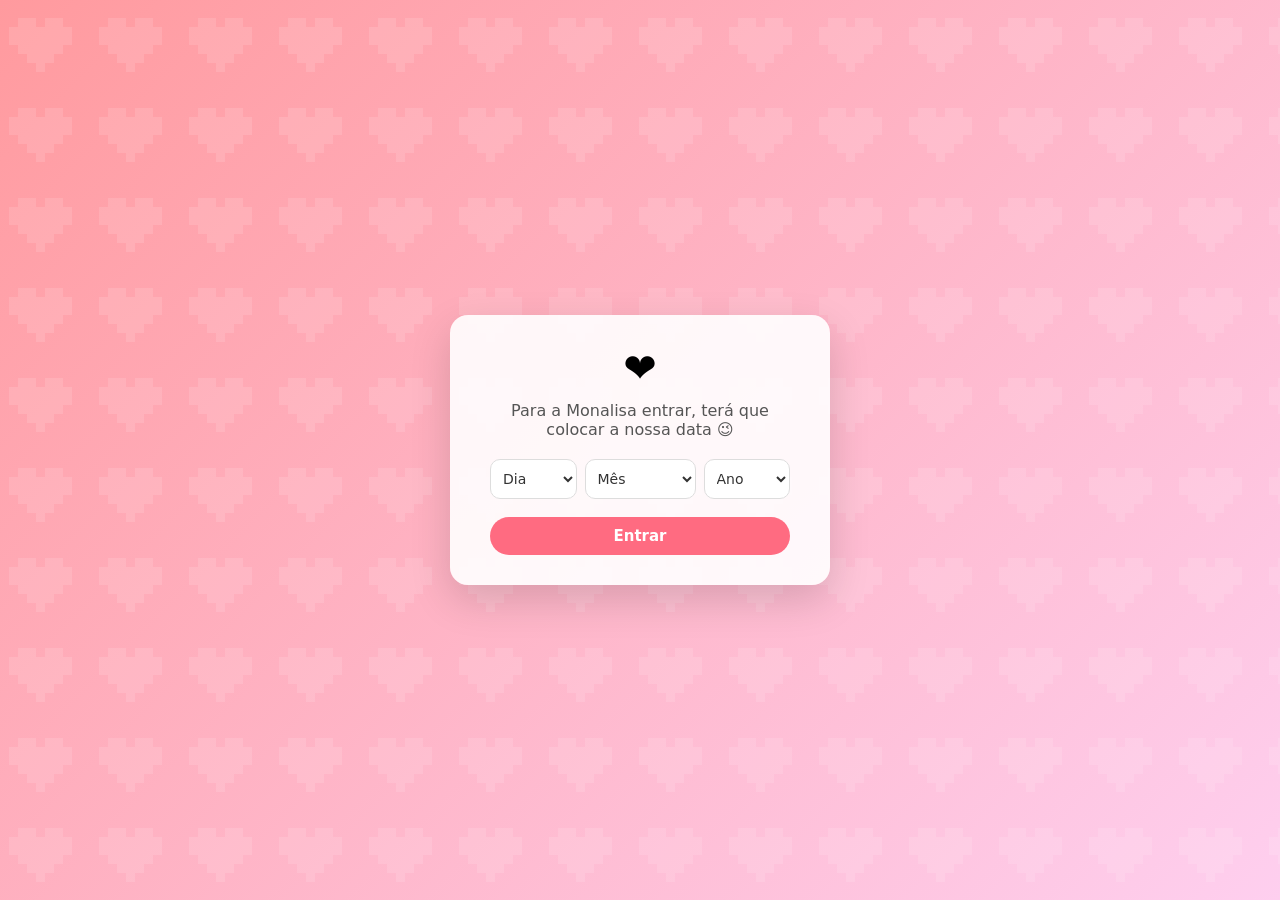
<file: index.html>
<!DOCTYPE html>
<html lang="pt">
<head>
    <meta charset="UTF-8">
    <title>Entrada Secreta 💌</title>
    <link rel="stylesheet" href="style.css">
</head>
<body>
    <div class="card">
        <div class="heart">❤️</div>
        <p>Para a Monalisa entrar, terá que colocar a nossa data 😉</p>

        <div id="popup" class="popup">Erraste? Depois queixa-te que estou sempre a falar do Messi...</div>

        <div class="data-picker">
            <select id="dia"></select>
            <select id="mes"></select>
            <select id="ano"></select>
        </div>

        <button onclick="checkDate()">Entrar</button>
    </div>

    <script>
        const DIA_CORRETO = 27;
        const MES_CORRETO = 6;
        const ANO_CORRETO = 2026;

        const meses = [
            "Janeiro", "Fevereiro", "Março", "Abril", "Maio", "Junho",
            "Julho", "Agosto", "Setembro", "Outubro", "Novembro", "Dezembro"
        ];

        function preencherSelects() {
            const selectDia = document.getElementById('dia');
            const selectMes = document.getElementById('mes');
            const selectAno = document.getElementById('ano');

            selectDia.innerHTML = '<option value="">Dia</option>';
            for (let d = 1; d <= 31; d++) {
                selectDia.innerHTML += `<option value="${d}">${d}</option>`;
            }

            selectMes.innerHTML = '<option value="">Mês</option>';
            meses.forEach((nome, i) => {
                selectMes.innerHTML += `<option value="${i + 1}">${nome}</option>`;
            });

            selectAno.innerHTML = '<option value="">Ano</option>';
            const anoAtual = new Date().getFullYear();
            for (let a = anoAtual + 1; a >= anoAtual - 10; a--) {
                selectAno.innerHTML += `<option value="${a}">${a}</option>`;
            }
        }

        function checkDate() {
            const dia = parseInt(document.getElementById('dia').value);
            const mes = parseInt(document.getElementById('mes').value);
            const ano = parseInt(document.getElementById('ano').value);
            const popup = document.getElementById('popup');

            popup.classList.remove("show");

            if (dia === DIA_CORRETO && mes === MES_CORRETO && ano === ANO_CORRETO) {
                window.location.href = "pagina_amor.html";
                return;
            }

            popup.classList.add("show");
            setTimeout(() => {
                popup.classList.remove("show");
            }, 5000);
        }

        preencherSelects();
    </script>
</body>
</html>
</file>
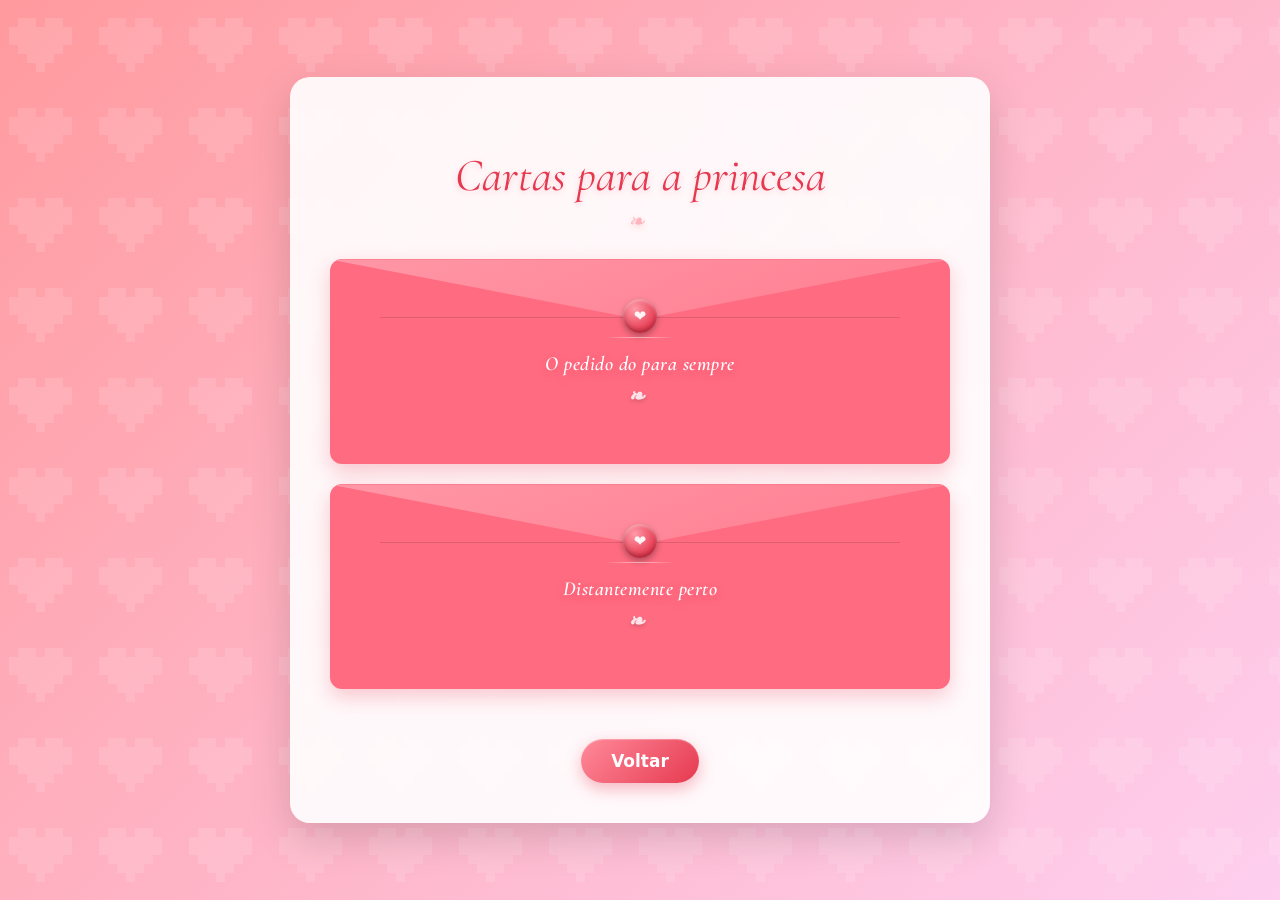
<file: cartas.html>
<!DOCTYPE html>
<html lang="pt">
<head>
    <meta charset="UTF-8">
    <title>Cartas</title>
    <link rel="stylesheet" href="cartas.css">
</head>
<body>

    <div class="container">
        <h1>Cartas para a princesa</h1>

        <div class="lista-cartas">

            <!-- CARTA 1 -->
            <div class="carta-item" onclick="abrirCartaAnimada(this, 'pedido')">
                <div class="envelope-papel"></div>
                <div class="envelope-aba"></div>
                <div class="envelope-selo">❤</div>
                <h2>O pedido do para sempre</h2>
            </div>

            <!-- CARTA 2 -->
            <div class="carta-item" onclick="abrirCartaAnimada(this, 'distantemente')">
                <div class="envelope-papel"></div>
                <div class="envelope-aba"></div>
                <div class="envelope-selo">❤</div>
                <h2>Distantemente perto</h2>
            </div>
            <button class="btn-voltar" onclick="voltarPagina()">Voltar</button>
        </div>
    </div>

    <!-- POPUP DA CARTA -->
    <div id="popupCarta" class="popup-carta">
        <div class="papel">
            <h2 id="tituloCarta"></h2>
            <div id="textoCarta" class="texto-carta"></div>
        </div>
    </div>

    <script src="cartas.js"></script>
</body>
</html>
</file>
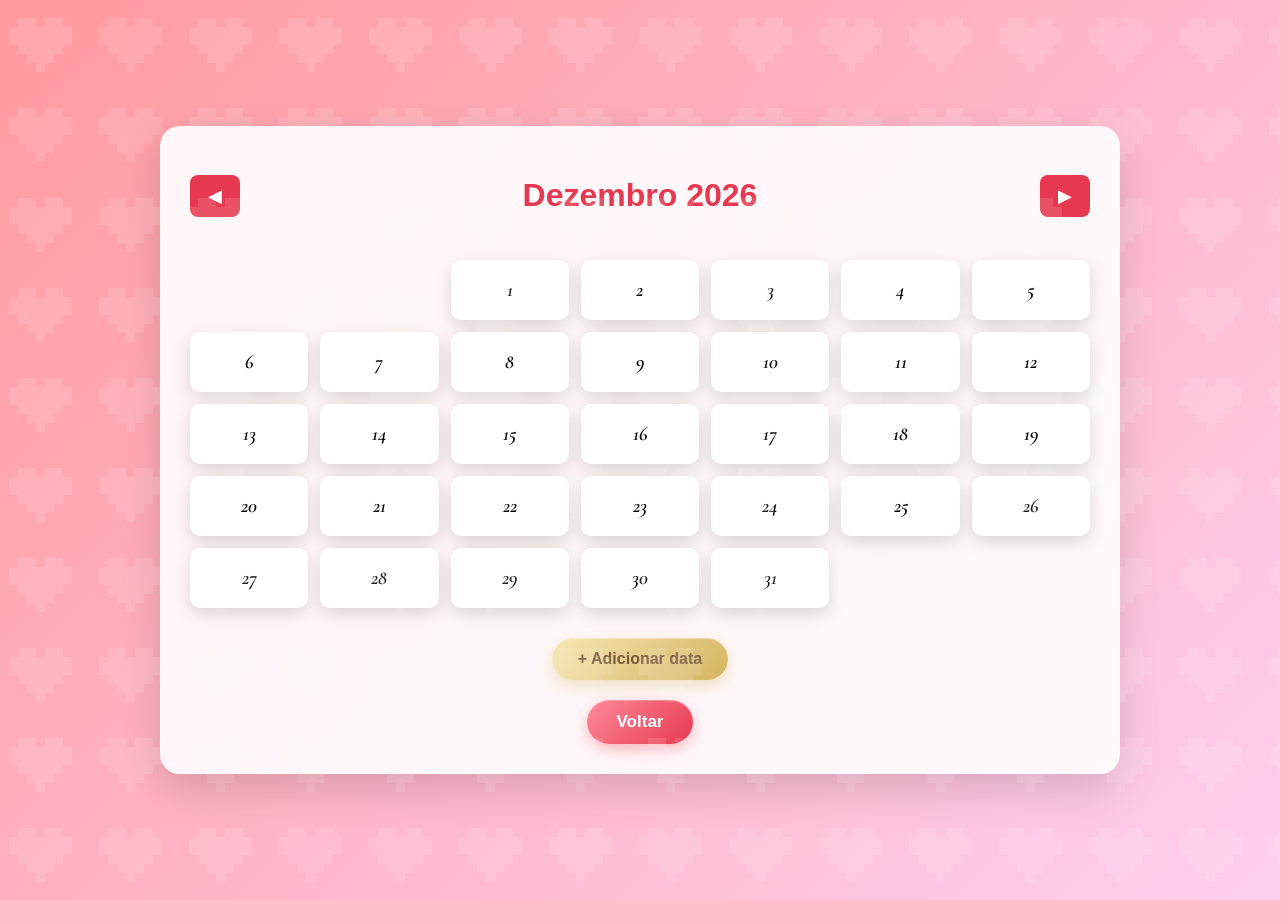
<file: datas.html>
<!DOCTYPE html>
<html lang="pt">
<head>
    <meta charset="UTF-8">
    <title>Datas especiais</title>
    <link rel="stylesheet" href="datas.css">
</head>
<body>

    <div class="calendario-container">

    <div class="calendario-header">
        <button id="prevMes" class="nav-btn">◀</button>
        <h1 id="mesAno"></h1>
        <button id="nextMes" class="nav-btn">▶</button>
    </div>

    <div class="calendario-grid" id="calendarioGrid"></div>

    <div class="acoes-calendario">
        <button class="btn-adicionar" onclick="abrirFormularioData()">+ Adicionar data</button>
    </div>

    <button class="btn-voltar" onclick="voltarPagina()">Voltar</button>

</div>

<!-- POPUP DA DATA (visualização) -->
<div id="popupData" class="popup-data">
    <div class="popup-card">
        <h2 id="tituloData"></h2>
        <p id="descricaoData" class="descricao-data"></p>
        <div class="botoes-form">
            <button class="btn-editar" onclick="editarDataAtual()">Editar</button>
            <button class="btn-fechar" onclick="fecharPopupData()">Fechar</button>
        </div>
    </div>
</div>

<!-- POPUP DE CRIAÇÃO/EDIÇÃO DE DATA -->
<div id="popupFormulario" class="popup-data">
    <div class="popup-card">
        <h2 id="tituloFormulario">Nova data especial</h2>

        <label class="label-form">Data</label>
        <input type="date" id="inputData" class="input-form">

        <label class="label-form">Título</label>
        <input type="text" id="inputTitulo" class="input-form" placeholder="Ex: O nosso dia ❤️">

        <label class="label-form">Descrição</label>
        <textarea id="inputDescricao" class="input-form textarea-form" rows="4" placeholder="Escreve aqui a memória..."></textarea>

        <div class="botoes-form">
            <button class="btn-fechar" onclick="fecharFormularioData()">Cancelar</button>
            <button class="btn-guardar" onclick="guardarNovaData()">Guardar</button>
        </div>
    </div>
</div>

<script src="datas.js"></script>
</body>
</html>
</file>
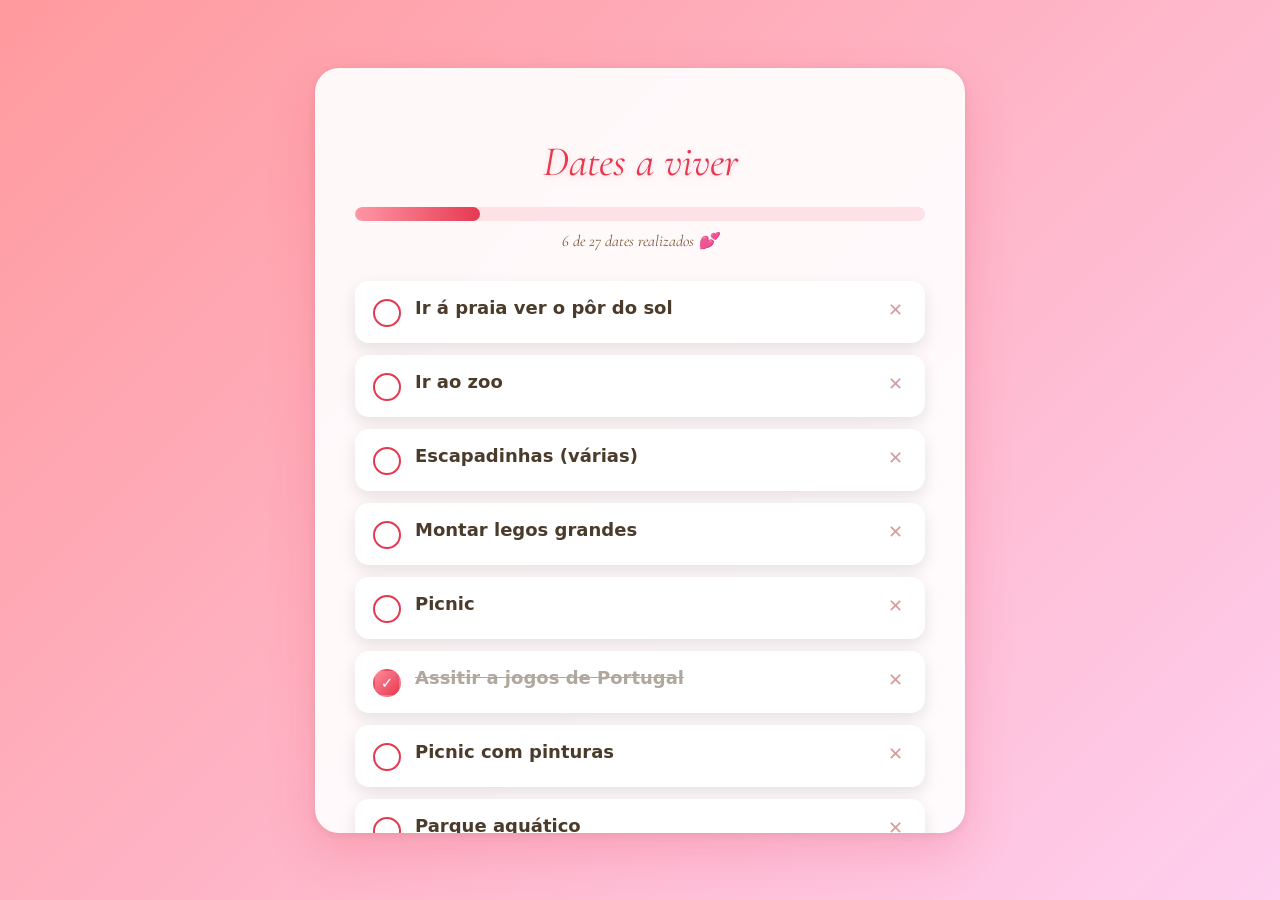
<file: dates.html>
<!DOCTYPE html>
<html lang="pt">
<head>
    <meta charset="UTF-8">
    <title>Dates</title>
    <link rel="stylesheet" href="dates.css">
</head>
<body>

    <div class="dates-container">

        <h1>Dates a viver</h1>

        <div class="progresso-dates">
            <div class="barra-progresso-dates">
                <div id="progressoFill" class="progresso-fill"></div>
            </div>
            <p id="progressoTexto" class="progresso-texto"></p>
        </div>

        <div class="lista-dates" id="listaDates"></div>

        <button class="btn-adicionar-date" onclick="abrirFormularioDate()">+ Adicionar date</button>

        <button class="btn-voltar" onclick="voltarPagina()">Voltar</button>
    </div>

    <!-- POPUP DE CRIAÇÃO -->
    <div id="popupFormularioDate" class="popup-date">
        <div class="popup-card-date">
            <h2>Novo date</h2>

            <label class="label-form">O que vamos fazer?</label>
            <input type="text" id="inputDate" class="input-form" placeholder="Ex: Jantar à luz das velas">

            <label class="label-form">Nota (opcional)</label>
            <textarea id="inputNotaDate" class="input-form textarea-form" rows="3" placeholder="Algum detalhe especial..."></textarea>

            <div class="botoes-form">
                <button class="btn-fechar" onclick="fecharFormularioDate()">Cancelar</button>
                <button class="btn-guardar" onclick="guardarDate()">Guardar</button>
            </div>
        </div>
    </div>

    <script src="dates.js"></script>
</body>
</html>
</file>
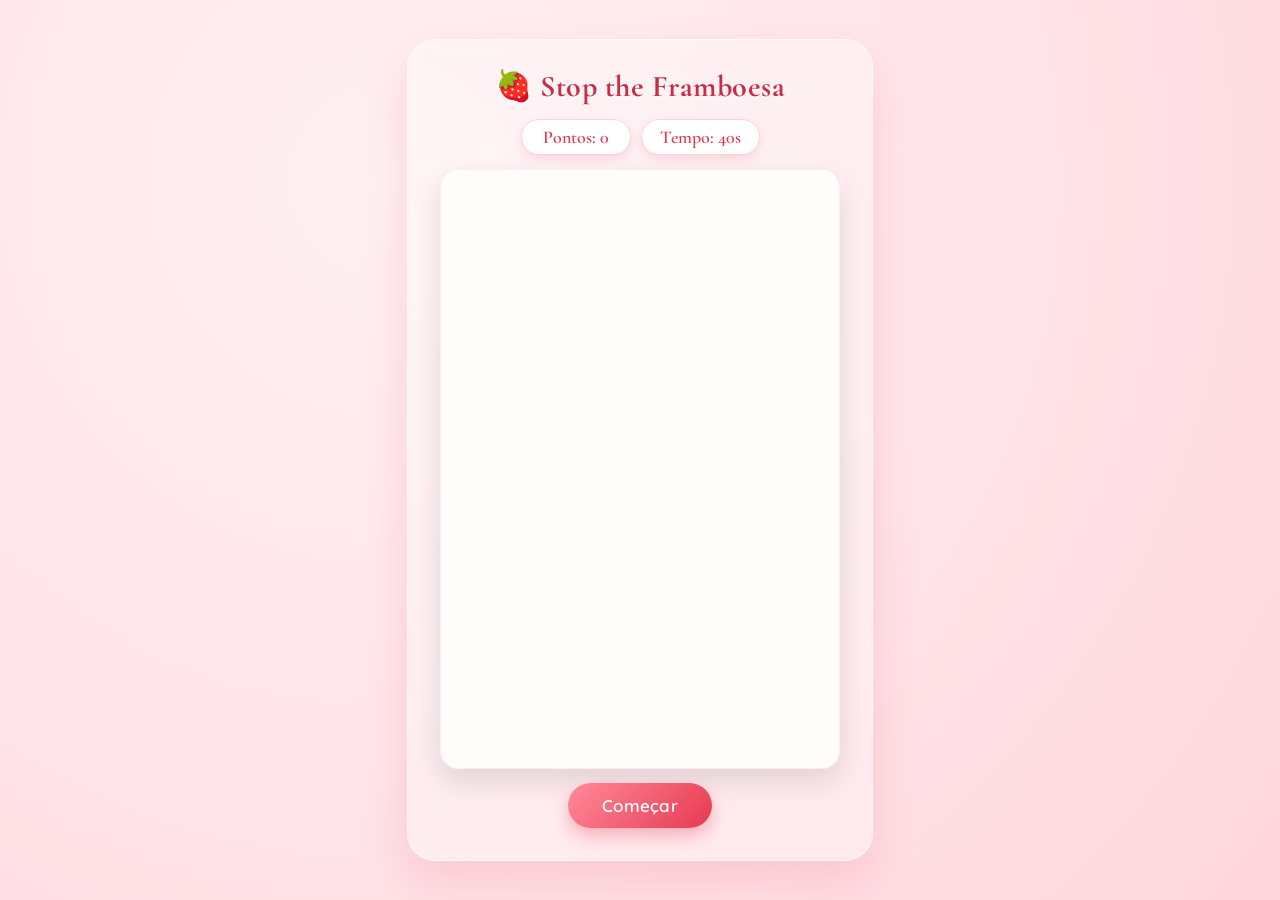
<file: framboesa.html>
<!DOCTYPE html>
<html lang="pt">
<head>
    <meta charset="UTF-8">
    <title>Jogo da Framboesa</title>
    <link rel="preconnect" href="https://fonts.googleapis.com">
    <link href="https://fonts.googleapis.com/css2?family=Cormorant+Garamond:wght@500;600;700&family=Quicksand:wght@500;600;700&display=swap" rel="stylesheet">
    <link rel="stylesheet" href="framboesa.css">
</head>
<body>
    <div class="jogo-wrapper">
        <h1 class="titulo">🍓 Stop the Framboesa</h1>

        <div class="hud">
            <div class="hud-item" id="pontuacao">Pontos: 0</div>
            <div class="hud-item" id="tempo">Tempo: 40s</div>
        </div>

        <canvas id="jogo" width="400" height="600"></canvas>

        <button id="btnStart">Começar</button>
    </div>

    <div id="popupFinal" class="popup-final">
    <div class="popup-card">
        <p id="popupMensagem"></p>
        <button id="popupFechar">Fechar</button>
    </div>
</div>


    <script src="framboesa.js"></script>
</body>
</html>
</file>
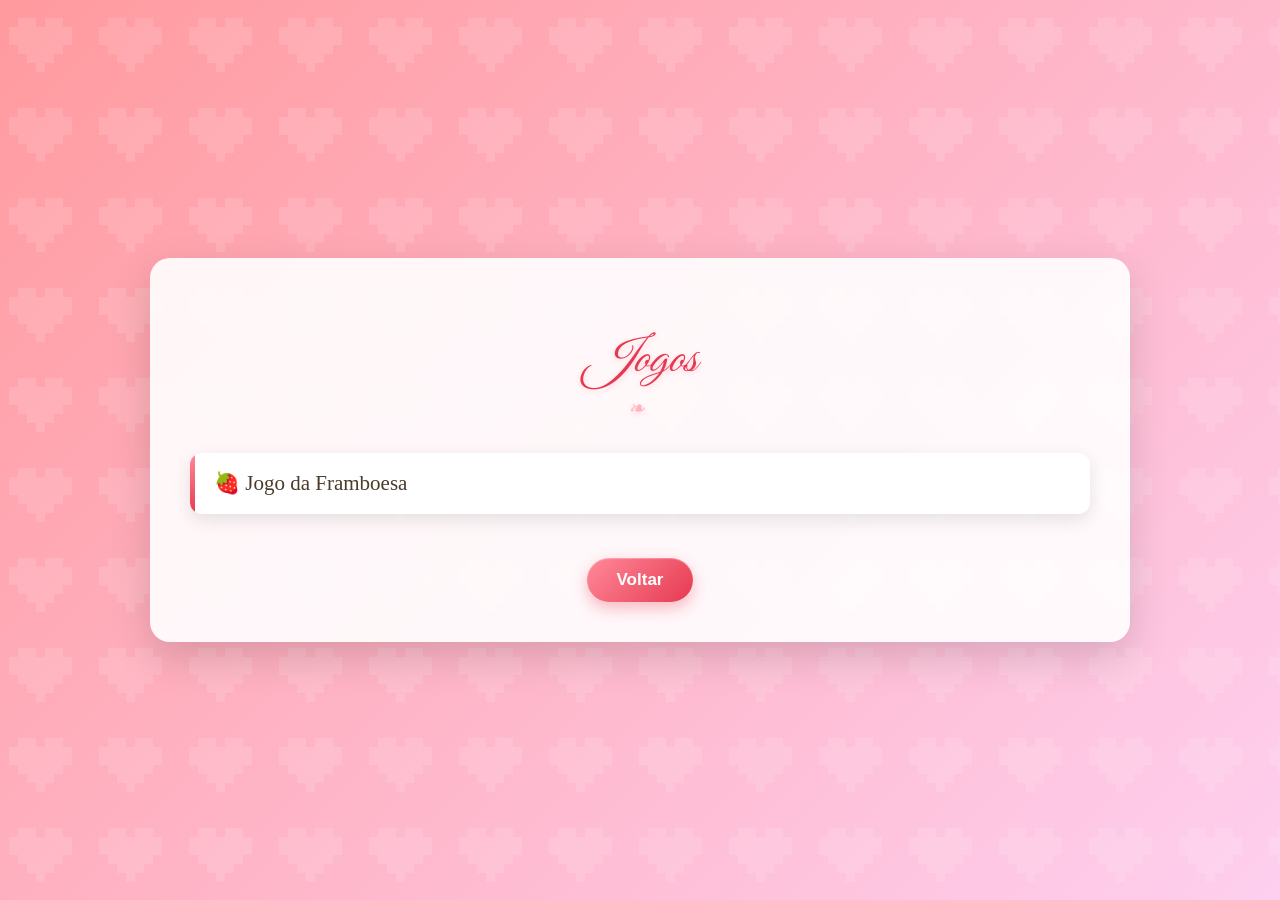
<file: jogo.html>
<!DOCTYPE html>
<html lang="pt">
<head>
    <meta charset="UTF-8">
    <title>Jogos</title>
    <link rel="stylesheet" href="jogo.css">
</head>
<body>

<div class="musicas-container"> <!-- mesmo container das músicas -->

    <h1 class="titulo-musicas">Jogos</h1> <!-- mesmo estilo do título -->

    <div class="lista-paginada">
        <div class="lista-musicas">

            <!-- CARD DO JOGO DA FRAMBOESA -->
            <div class="musica-item" onclick="irPara('framboesa.html')">
                🍓 Jogo da Framboesa
            </div>

            <!-- Aqui podes adicionar mais jogos no futuro -->
            <!--
            <div class="musica-item" onclick="irPara('outrojogo.html')">
                Outro Jogo
            </div>
            -->

        </div>
    </div>

    <button class="btn-voltar" onclick="voltarPagina()">Voltar</button>
</div>

<script src="jogo.js"></script>
</body>
</html>
</file>
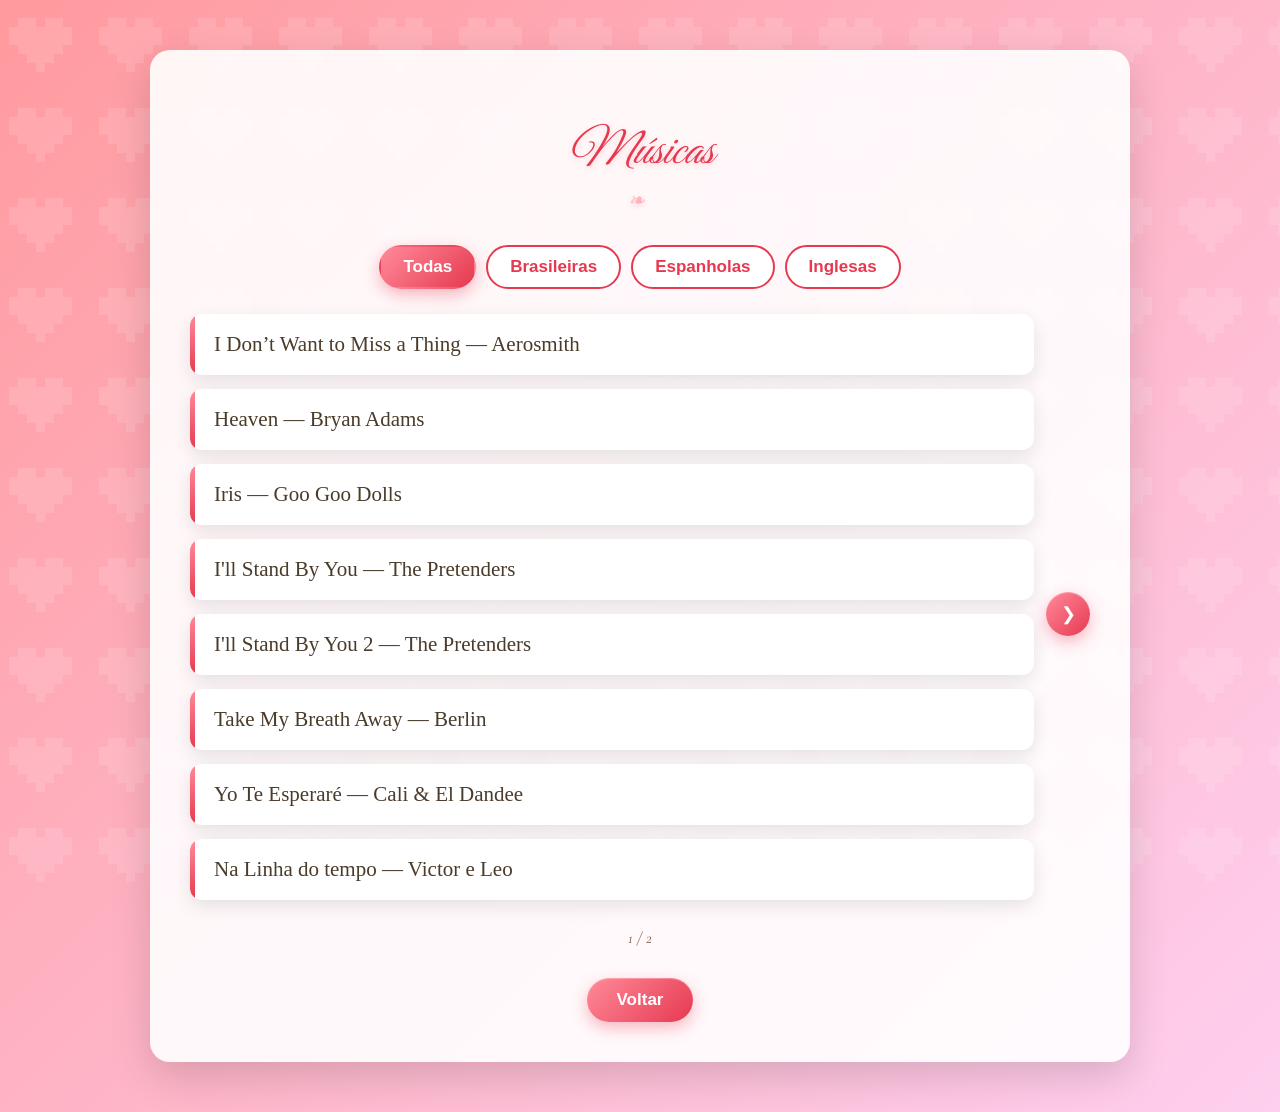
<file: musicas.html>
<!DOCTYPE html>
<html lang="pt">
<head>
    <meta charset="UTF-8">
    <title>Músicas</title>
    <link rel="stylesheet" href="musicas.css">
</head>
<body>

<div class="musicas-container">

    <h1 class="titulo-musicas">Músicas</h1>

    <div class="categorias">
        <button onclick="filtrarMusicas('todas', this)" class="ativa">Todas</button>
        <button onclick="filtrarMusicas('brasileiras', this)">Brasileiras</button>
        <button onclick="filtrarMusicas('espanholas', this)">Espanholas</button>
        <button onclick="filtrarMusicas('inglesas', this)">Inglesas</button>
    </div>

    <div class="lista-paginada">
        <button id="setaEsquerda" class="seta-pagina" onclick="mudarPagina(-1)">&#10094;</button>

        <div class="lista-musicas" id="listaMusicas"></div>

        <button id="setaDireita" class="seta-pagina" onclick="mudarPagina(1)">&#10095;</button>
    </div>

    <div class="indicador-pagina" id="indicadorPagina"></div>

    <button class="btn-voltar" onclick="voltarPagina()">Voltar</button>
</div>

<!-- POPUP -->
<div id="popupMusica" class="popup-musica">
    <div class="popup-card-musica">

        <h2 id="tituloMusica"></h2>

        <div class="musica-conteudo">

            <div class="letra" id="letraMusica"></div>

            <div class="info-musica">
                <img id="capaMusica" class="capa-musica">
                <p id="autorMusica" class="autor-musica"></p>
                <div id="playerMusica" class="player-container">
                    <audio id="audioMusica" preload="auto"></audio>

                    <div class="player-controls">
                        <button id="btnPlay" class="player-btn">▶</button>
                        <div class="barra-progresso">
                            <div id="progresso"></div>
                        </div>
                    </div>
                    <a id="btnSpotify" href="#" target="_blank" class="btn-spotify">
                        <svg viewBox="0 0 24 24" fill="currentColor">
                            <path d="M12 0C5.4 0 0 5.4 0 12s5.4 12 12 12 12-5.4 12-12S18.66 0 12 0zm5.521 17.34c-.24.359-.66.48-1.021.24-2.82-1.74-6.36-2.101-10.561-1.141-.418.122-.779-.179-.899-.539-.12-.421.18-.78.54-.9 4.56-1.021 8.52-.6 11.64 1.32.42.18.479.659.301 1.02zm1.44-3.3c-.301.42-.841.6-1.262.3-3.239-1.98-8.159-2.58-11.939-1.38-.479.12-1.02-.12-1.14-.6-.12-.48.12-1.021.6-1.141C9.6 9.9 15 10.561 18.72 12.84c.361.181.54.78.241 1.2zm.12-3.36C15.24 8.4 8.82 8.16 5.16 9.301c-.6.179-1.2-.181-1.38-.721-.18-.6.18-1.2.72-1.381 4.26-1.26 11.28-1.02 15.721 1.621.539.3.719 1.02.419 1.56-.299.421-1.02.599-1.559.3z"/>
                        </svg>
                        Ouvir no Spotify
                    </a>
                </div>
            </div>
        </div>
        <button id="btnTraducao" class="btn-traducao" onclick="mostrarTraducao()">Tradução</button>
        <button class="btn-fechar" onclick="fecharPopupMusica()">Fechar</button>
    </div>
</div>

<script src="musicas.js"></script>
</body>
</html>
</file>
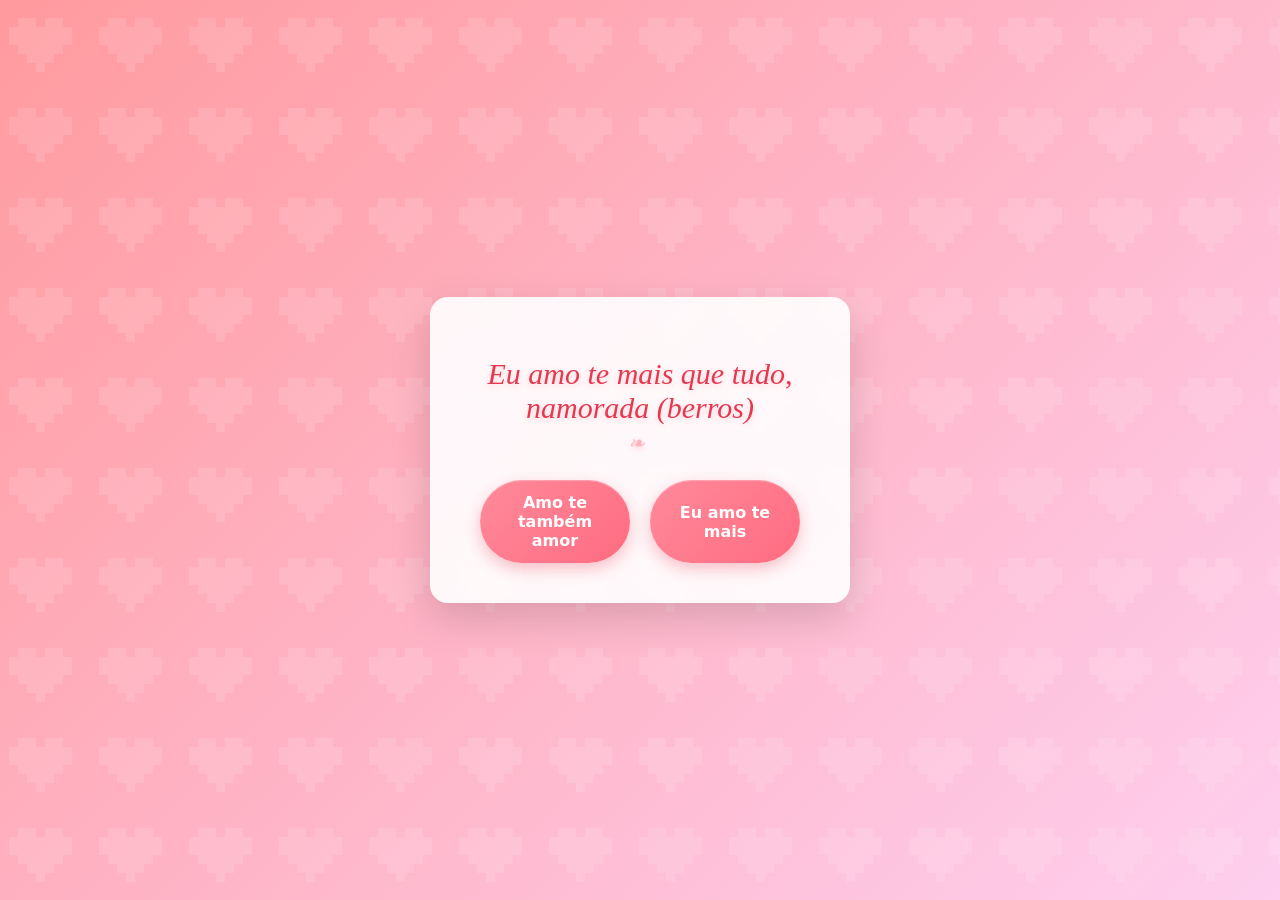
<file: pagina_amor.html>
<!DOCTYPE html>
<html lang="pt">
<head>
    <meta charset="UTF-8">
    <title>Eu Amo-te 💖</title>
    <link rel="stylesheet" href="style_amor.css">
</head>
<body>

    <div class="card">
        <h1>Eu amo te mais que tudo, namorada (berros)</h1>

        <div class="buttons">
            <button class="btn1">Amo te também amor</button>
            <button id="btnFoge" class="btn2">Eu amo te mais</button>
        </div>
    </div>

    <div id="popupTopo" class="popup-topo"></div>


    <script src="amor.js"></script>
</body>
</html>
</file>
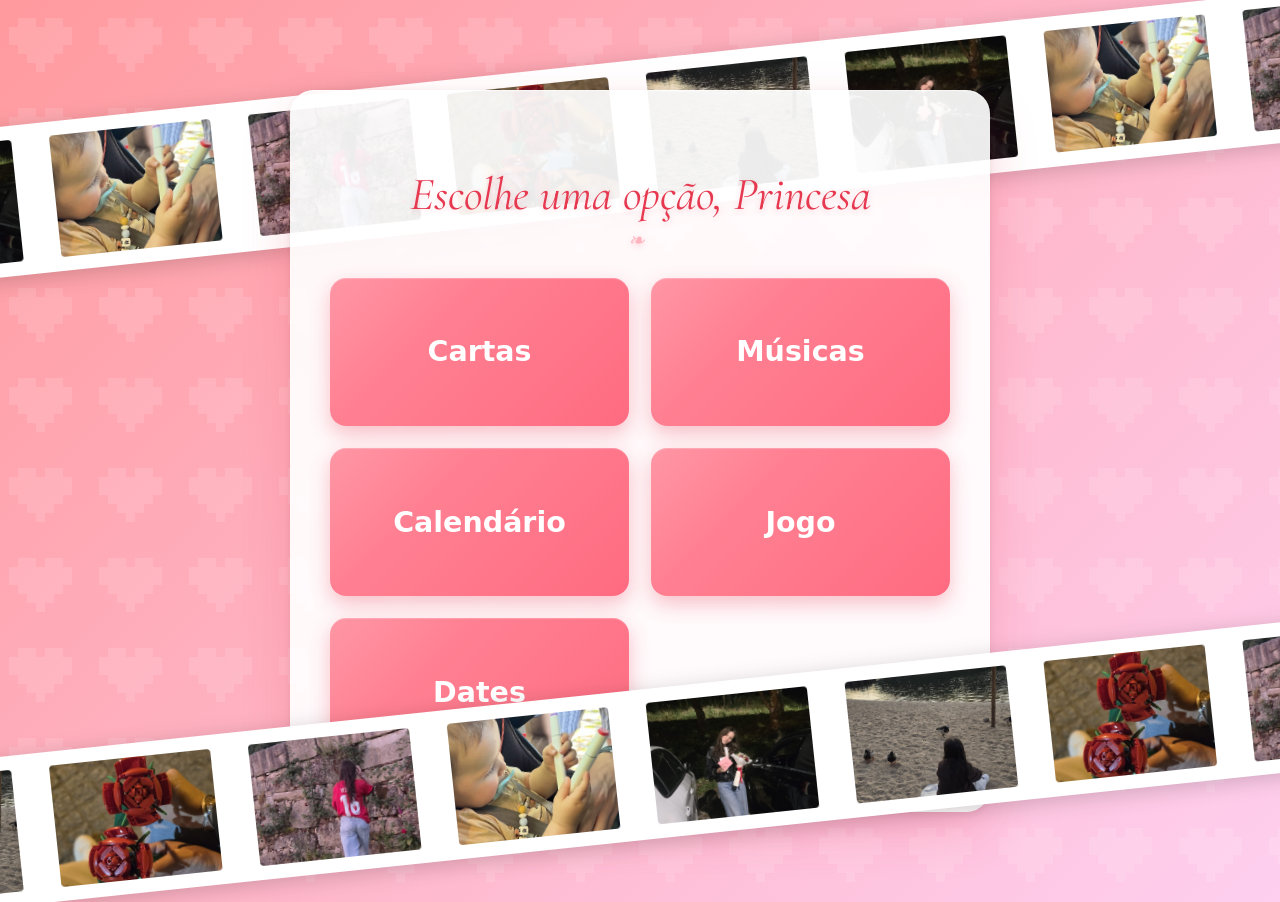
<file: principal.html>
<!DOCTYPE html>
<html lang="pt">
<head>
    <meta charset="UTF-8">
    <title>Página Principal</title>
    <link rel="stylesheet" href="principal.css">
</head>
<body>

    <div class="carrossel-fotos topo">
    <div class="carrossel-faixa" id="carrosselTopo"></div>
</div>

    <div class="container">
        <h1>Escolhe uma opção, Princesa</h1>

        <div class="menu">

            <div class="card-opcao" onclick="irPara('cartas.html')">
                <h2>Cartas</h2>
            </div>

            <div class="card-opcao" onclick="irPara('musicas.html')">
                <h2>Músicas</h2>
            </div>

            <div class="card-opcao" onclick="irPara('datas.html')">
                <h2>Calendário</h2>
            </div>

            <div class="card-opcao" onclick="irPara('jogo.html')">
                <h2>Jogo</h2>
            </div>

            <div class="card-opcao" onclick="irPara('dates.html')">
                <h2>Dates</h2>
            </div>

        </div>

    <div class="carrossel-fotos fundo">
        <div class="carrossel-faixa" id="carrosselFundo"></div>
    </div>

    </div>

    <script src="principal.js"></script>
</body>
</html>
</file>
<file: style.css>
* {
    box-sizing: border-box;
    font-family: "Segoe UI", system-ui, sans-serif;
}

body {
    margin: 0;
    min-height: 100vh;
    display: flex;
    align-items: center;
    justify-content: center;
    background: linear-gradient(135deg, #ff9a9e, #fecfef);
}

/* padrão de corações pixelizados, atrás de tudo */
body::before {
    content: "";
    position: fixed;
    top: 0;
    left: 0;
    width: 100%;
    height: 100%;
    z-index: 0;
    pointer-events: none;
    opacity: 0.12;

    background-image: url("data:image/svg+xml,%3Csvg xmlns='http://www.w3.org/2000/svg' width='40' height='40' viewBox='0 0 40 40'%3E%3Cg fill='%23ffffff'%3E%3Crect x='8' y='8' width='4' height='4'/%3E%3Crect x='12' y='8' width='4' height='4'/%3E%3Crect x='20' y='8' width='4' height='4'/%3E%3Crect x='24' y='8' width='4' height='4'/%3E%3Crect x='4' y='12' width='4' height='4'/%3E%3Crect x='8' y='12' width='4' height='4'/%3E%3Crect x='12' y='12' width='4' height='4'/%3E%3Crect x='16' y='12' width='4' height='4'/%3E%3Crect x='20' y='12' width='4' height='4'/%3E%3Crect x='24' y='12' width='4' height='4'/%3E%3Crect x='28' y='12' width='4' height='4'/%3E%3Crect x='4' y='16' width='4' height='4'/%3E%3Crect x='8' y='16' width='4' height='4'/%3E%3Crect x='12' y='16' width='4' height='4'/%3E%3Crect x='16' y='16' width='4' height='4'/%3E%3Crect x='20' y='16' width='4' height='4'/%3E%3Crect x='24' y='16' width='4' height='4'/%3E%3Crect x='28' y='16' width='4' height='4'/%3E%3Crect x='8' y='20' width='4' height='4'/%3E%3Crect x='12' y='20' width='4' height='4'/%3E%3Crect x='16' y='20' width='4' height='4'/%3E%3Crect x='20' y='20' width='4' height='4'/%3E%3Crect x='24' y='20' width='4' height='4'/%3E%3Crect x='12' y='24' width='4' height='4'/%3E%3Crect x='16' y='24' width='4' height='4'/%3E%3Crect x='20' y='24' width='4' height='4'/%3E%3Crect x='16' y='28' width='4' height='4'/%3E%3C/g%3E%3C/svg%3E");

    background-size: 90px 90px;
    background-repeat: repeat;
    image-rendering: pixelated;
}

.container {
    position: relative;
    z-index: 1; /* garante que fica por cima dos corações */
}


.card {
    background: rgba(255, 255, 255, 0.9);
    padding: 30px 40px;
    border-radius: 18px;
    box-shadow: 0 15px 40px rgba(0,0,0,0.15);
    max-width: 380px;
    text-align: center;
}

.heart {
    font-size: 40px;
    margin-bottom: 10px;
}

h1 {
    font-size: 22px;
    margin: 0 0 10px;
    color: #e63950;
}

p {
    margin: 0 0 20px;
    color: #555;
}

input {
    width: 100%;
    padding: 10px 12px;
    border-radius: 10px;
    border: 1px solid #ddd;
    font-size: 14px;
    outline: none;
    transition: border 0.2s, box-shadow 0.2s;
}

input:focus {
    border-color: #ff6b81;
    box-shadow: 0 0 0 2px rgba(255,107,129,0.25);
}

button {
    margin-top: 18px;
    width: 100%;
    padding: 10px 12px;
    border-radius: 999px;
    border: none;
    background: #ff6b81;
    color: white;
    font-size: 15px;
    font-weight: 600;
    cursor: pointer;
    transition: background 0.2s, transform 0.1s;
}

button:hover {
    background: #ff4b63;
    transform: translateY(-1px);
}

.error {
    margin-top: 10px;
    font-size: 13px;
    color: #c62828;
    min-height: 18px;
}

.success {
    margin-top: 15px;
    font-size: 14px;
    color: #2e7d32;
}

.card {
    position: relative;
}

/* POP-UP */
.popup {
    position: absolute;
    top: -50px;
    left: 50%;
    transform: translateX(-50%);
    background: #ff6b81;
    color: white;
    padding: 14px 20px;
    border-radius: 10px;
    font-size: 14px;
    box-shadow: 0 8px 20px rgba(0,0,0,0.2);
    opacity: 0;
    transition: opacity 0.5s ease;
    pointer-events: none;
}

.popup.show {
    opacity: 1;
}

.data-picker {
    display: flex;
    gap: 8px;
}

.data-picker select {
    flex: 1;
    padding: 10px 8px;
    border-radius: 10px;
    border: 1px solid #ddd;
    font-size: 14px;
    outline: none;
    background: white;
    color: #333;
    cursor: pointer;
    transition: border 0.2s, box-shadow 0.2s;
}

.data-picker select:focus {
    border-color: #ff6b81;
    box-shadow: 0 0 0 2px rgba(255,107,129,0.25);
}
</file>
<file: cartas.css>
@import url('https://fonts.googleapis.com/css2?family=Great+Vibes&family=Cormorant+Garamond:ital,wght@1,500;1,600&display=swap');

* {
    box-sizing: border-box;
    font-family: "Segoe UI", system-ui, sans-serif;
}

body {
    margin: 0;
    min-height: 100vh;
    display: flex;
    align-items: center;
    justify-content: center;
    background: linear-gradient(135deg, #ff9a9e, #fecfef);
}

/* padrão de corações pixelizados, atrás de tudo */
body::before {
    content: "";
    position: fixed;
    top: 0;
    left: 0;
    width: 100%;
    height: 100%;
    z-index: 0;
    pointer-events: none;
    opacity: 0.12;

    background-image: url("data:image/svg+xml,%3Csvg xmlns='http://www.w3.org/2000/svg' width='40' height='40' viewBox='0 0 40 40'%3E%3Cg fill='%23ffffff'%3E%3Crect x='8' y='8' width='4' height='4'/%3E%3Crect x='12' y='8' width='4' height='4'/%3E%3Crect x='20' y='8' width='4' height='4'/%3E%3Crect x='24' y='8' width='4' height='4'/%3E%3Crect x='4' y='12' width='4' height='4'/%3E%3Crect x='8' y='12' width='4' height='4'/%3E%3Crect x='12' y='12' width='4' height='4'/%3E%3Crect x='16' y='12' width='4' height='4'/%3E%3Crect x='20' y='12' width='4' height='4'/%3E%3Crect x='24' y='12' width='4' height='4'/%3E%3Crect x='28' y='12' width='4' height='4'/%3E%3Crect x='4' y='16' width='4' height='4'/%3E%3Crect x='8' y='16' width='4' height='4'/%3E%3Crect x='12' y='16' width='4' height='4'/%3E%3Crect x='16' y='16' width='4' height='4'/%3E%3Crect x='20' y='16' width='4' height='4'/%3E%3Crect x='24' y='16' width='4' height='4'/%3E%3Crect x='28' y='16' width='4' height='4'/%3E%3Crect x='8' y='20' width='4' height='4'/%3E%3Crect x='12' y='20' width='4' height='4'/%3E%3Crect x='16' y='20' width='4' height='4'/%3E%3Crect x='20' y='20' width='4' height='4'/%3E%3Crect x='24' y='20' width='4' height='4'/%3E%3Crect x='12' y='24' width='4' height='4'/%3E%3Crect x='16' y='24' width='4' height='4'/%3E%3Crect x='20' y='24' width='4' height='4'/%3E%3Crect x='16' y='28' width='4' height='4'/%3E%3C/g%3E%3C/svg%3E");

    background-size: 90px 90px;
    background-repeat: repeat;
    image-rendering: pixelated;
}

.container {
    position: relative;
    z-index: 1; /* garante que fica por cima dos corações */
}

/* RETÂNGULO GRANDE */
.container {
    background: rgba(255, 255, 255, 0.9);
    padding: 40px;
    width: 700px;
    border-radius: 20px;
    box-shadow: 0 15px 40px rgba(0,0,0,0.15);
    text-align: center;
}

h1 {
    margin-bottom: 8px;
    font-size: 46px;
    font-weight: normal;
    color: #e63950;
    text-shadow: 0 2px 6px rgba(230, 57, 80, 0.2);
    font-family: "Cormorant Garamond", serif;
    font-style: italic;
}

/* ornamento decorativo por baixo do título */
h1::after {
    content: "❧";
    display: block;
    font-size: 20px;
    color: #ffb3bd;
    margin: 6px 0 25px;
    letter-spacing: 8px;
}

h2 {
    margin-bottom: 6px;
    font-size: 66px;
    font-weight: normal;
    color: #ffffff;

    font-family: "Cormorant Garamond", serif;
    font-style: italic;
    letter-spacing: 0.5px;
    text-shadow: 0 3px 8px rgba(230, 57, 80, 0.35);
}

h2::before {
    content: "";
    display: block;
    width: 70px;
    height: 1px;
    margin: 0 auto 14px;
    background: linear-gradient(90deg, transparent, rgba(255,255,255,0.6), transparent);
}

h2::after {
    content: "❧";
    display: block;
    font-size: 20px;
    color: #ffe3e8;
    margin: 8px 0 25px;
    letter-spacing: 8px;
    text-shadow: 0 2px 4px rgba(0,0,0,0.15);
}

/* LISTA DE CARTAS */
.lista-cartas {
    display: flex;
    flex-direction: column;
    gap: 20px;
}

.carta-item {
    width: 100%;
    background: #ff6b81;
    border-radius: 12px;
    color: white;
    cursor: pointer;
    position: relative;
    overflow: hidden; /* importante: esconde a aba dentro dos cantos arredondados */
    transition: transform 0.25s ease, box-shadow 0.25s ease;
    box-shadow: 0 8px 20px rgba(230, 57, 80, 0.25);
    text-align: center;
    perspective: 600px;
}

.carta-item:hover {
    transform: translateY(-5px);
    box-shadow: 0 14px 26px rgba(230, 57, 80, 0.35);
}

/* ABA do envelope — ocupa a largura toda, tom mais claro, dentro do retângulo */
.carta-item::before {
    content: "";
    position: absolute;
    top: 0;
    left: 0;
    width: 100%;
    height: 60px;
    background: linear-gradient(160deg, #ff97a6, #ff7d90);
    clip-path: polygon(0 0, 100% 0, 50% 100%);
    transform-origin: top center;
    z-index: 1;
}

/* linha de "costura" subtil por baixo da aba */
.carta-item::after {
    content: "";
    position: absolute;
    top: 58px;
    left: 8%;
    width: 84%;
    height: 1px;
    background: rgba(0,0,0,0.12);
    z-index: 1;
}

/* selo de cera, sobre a ponta da aba */
.envelope-selo {
    position: absolute;
    top: 40px;
    left: 50%;
    transform: translateX(-50%);
    width: 34px;
    height: 34px;
    line-height: 34px;
    border-radius: 50%;
    background: radial-gradient(circle at 35% 30%, #ff9aa8, #e63950 70%);
    color: #fff5f5;
    font-size: 15px;
    box-shadow:
        0 3px 6px rgba(0,0,0,0.3),
        inset 0 -3px 4px rgba(0,0,0,0.25),
        inset 0 2px 3px rgba(255,255,255,0.4);
    z-index: 3;
}

/* a cartinha escondida, some entre a aba e o corpo */
.envelope-papel {
    position: absolute;
    top: 30px;
    left: 50%;
    width: 68%;
    height: 40px;
    background: linear-gradient(#fffdf8, #fdf6e3);
    border-radius: 4px;
    box-shadow: 0 2px 6px rgba(0,0,0,0.2);
    transform: translate(-50%, 0) scale(0.85);
    z-index: 2;
    opacity: 0;
}

.carta-item h2 {
    position: relative;
    z-index: 1;
    margin: 0;
    padding: 78px 25px 30px;
    font-size: 20px;
    font-weight: 600;
}

/* ===== ANIMAÇÃO DO ENVELOPE ===== */
.carta-item.aberta::before {
    animation: abrirAba 0.45s ease forwards;
}

.carta-item.aberta .envelope-papel {
    animation: sairPapel 0.65s ease 0.2s forwards;
}

@keyframes abrirAba {
    to { transform: rotateX(180deg); }
}

@keyframes sairPapel {
    0%   { transform: translate(-50%, 0) scale(0.85); opacity: 1; }
    55%  { transform: translate(-50%, -55px) scale(1); opacity: 1; }
    100% { transform: translate(-50%, -95px) scale(1.15); opacity: 0; }
}

/* POPUP DA CARTA */
.popup-carta {
    position: fixed;
    top: 0;
    left: 0;
    width: 100%;
    height: 100%;
    backdrop-filter: blur(8px);
    background: rgba(0,0,0,0);
    display: none;
    align-items: center;
    justify-content: center;
    padding: 20px;
    z-index: 9999;
    transition: background 0.35s ease;
    perspective: 1200px;
}

.popup-carta.visivel {
    background: rgba(0,0,0,0.3);
}

/* PAPEL ESTILO CARTA VINTAGE */
.papel {
    background: #fdf6e3;
    width: 70%;
    max-width: 900px;
    height: 80%;
    padding: 70px 60px;
    border-radius: 4px; /* cartas não têm cantos muito arredondados */
    overflow-y: auto;
    border: 1px solid #d8c49a;

    /* textura de papel: ruído subtil via gradientes repetidos */
    background-image:
        radial-gradient(rgba(0,0,0,0.025) 1px, transparent 1px),
        radial-gradient(rgba(0,0,0,0.015) 1px, transparent 1px);
    background-size: 3px 3px, 5px 5px;
    background-position: 0 0, 1px 2px;

    /* vinheta suave nos cantos, como papel envelhecido, + sombra externa */
    box-shadow:
        inset 0 0 60px rgba(122, 90, 58, 0.15),
        inset 0 0 12px rgba(122, 90, 58, 0.1),
        0 15px 40px rgba(0,0,0,0.35);

    /* estado inicial: pequeno, transparente e ligeiramente rodado */
    opacity: 0;
    transform: scale(0.4) translateY(40px) rotateZ(-1.5deg);
    transition: opacity 0.5s ease, transform 0.5s cubic-bezier(0.22, 1, 0.36, 1);
}

.popup-carta.visivel .papel {
    opacity: 1;
    transform: scale(1) translateY(0) rotateZ(-0.6deg); /* mantém leve inclinação, efeito "colocado à mão" */
}

/* SCROLL FINO */
.papel::-webkit-scrollbar {
    width: 6px;
}

.papel::-webkit-scrollbar-track {
    background: rgba(0,0,0,0.1);
    border-radius: 10px;
}

.papel::-webkit-scrollbar-thumb {
    background: #c7b08a;
    border-radius: 10px;
}

/* TÍTULO DA CARTA */
.papel h2 {
    text-align: center;
    margin-bottom: 6px;
    font-size: 46px;
    font-family: "Great Vibes", cursive;
    font-weight: normal;
    color: #7a5a3a;
    text-shadow: 0 2px 4px rgba(122, 90, 58, 0.15);
    letter-spacing: 0.5px;
}

/* ornamento decorativo por baixo do título, com linhas laterais */
.papel h2::after {
    content: "❧";
    display: flex;
    align-items: center;
    justify-content: center;
    gap: 16px;
    font-size: 20px;
    color: #c7a96a;
    margin: 10px 0 35px;
}

.papel h2::before {
    content: "";
    display: block;
    width: 80px;
    height: 1px;
    margin: 0 auto 12px;
    background: linear-gradient(90deg, transparent, #c7a96a, transparent);
}
/* TEXTO ALINHADO ÀS LINHAS */
.texto-carta {
    white-space: pre-line;
    font-family: "Cormorant Garamond", serif;
    font-style: italic;
    font-weight: 500;
    font-size: 26px;

    /* TEM de ser igual ao background-size do .papel */
    line-height: 38px;

    padding-top: 4px;

    margin-top: 10px;
    color: #3a2a1a; /* mais escuro = mais contraste */
    letter-spacing: 0.3px;
}

/* letra capitular na primeira letra do texto */
.texto-carta::first-letter {
    font-family: "Great Vibes", cursive;
    font-size: 64px;
    font-style: normal;
    color: #7a5a3a;
    float: left;
    line-height: 0.8;
    padding-right: 8px;
    padding-top: 8px;
}

/* cursor a piscar durante a escrita do texto */
.texto-carta .cursor {
    display: inline-block;
    animation: piscar 0.8s steps(1) infinite;
}Cartas para a princesa
❤
O pedido do para sempre
❤


@keyframes piscar {
    0%, 50% { opacity: 1; }
    51%, 100% { opacity: 0; }
}

/* BOTÃO VOLTAR — pill com gradiente, coerente com o resto do site */
.btn-voltar {
    margin-top: 30px;
    padding: 12px 30px;
    background: linear-gradient(135deg, #ff8a9a, #e63950);
    color: white;
    border: none;
    border-radius: 999px;
    font-size: 17px;
    font-weight: 600;
    cursor: pointer;
    display: block;
    margin-left: auto;
    margin-right: auto;
    box-shadow:
        0 6px 16px rgba(230, 57, 80, 0.35),
        inset 0 1px 1px rgba(255,255,255,0.3);
    transition: transform 0.15s ease, box-shadow 0.2s ease;
}

.btn-voltar:hover {
    transform: translateY(-2px);
    box-shadow:
        0 10px 22px rgba(230, 57, 80, 0.45),
        inset 0 1px 1px rgba(255,255,255,0.3);
}

.btn-voltar:active {
    transform: translateY(0) scale(0.97);
}
</file>
<file: datas.css>
@import url('https://fonts.googleapis.com/css2?family=Great+Vibes&family=Cormorant+Garamond:ital,wght@1,500;1,600&display=swap');

body {
    margin: 0;
    background: linear-gradient(135deg, #ff9a9e, #fecfef);
    font-family: "Segoe UI", sans-serif;
    display: flex;
    justify-content: center;
    align-items: center;
    min-height: 100vh;
}

/* padrão de corações pixelizados, atrás de tudo */
body::before {
    content: "";
    position: fixed;
    top: 0;
    left: 0;
    width: 100%;
    height: 100%;
    z-index: 0;
    pointer-events: none;
    opacity: 0.12;

    background-image: url("data:image/svg+xml,%3Csvg xmlns='http://www.w3.org/2000/svg' width='40' height='40' viewBox='0 0 40 40'%3E%3Cg fill='%23ffffff'%3E%3Crect x='8' y='8' width='4' height='4'/%3E%3Crect x='12' y='8' width='4' height='4'/%3E%3Crect x='20' y='8' width='4' height='4'/%3E%3Crect x='24' y='8' width='4' height='4'/%3E%3Crect x='4' y='12' width='4' height='4'/%3E%3Crect x='8' y='12' width='4' height='4'/%3E%3Crect x='12' y='12' width='4' height='4'/%3E%3Crect x='16' y='12' width='4' height='4'/%3E%3Crect x='20' y='12' width='4' height='4'/%3E%3Crect x='24' y='12' width='4' height='4'/%3E%3Crect x='28' y='12' width='4' height='4'/%3E%3Crect x='4' y='16' width='4' height='4'/%3E%3Crect x='8' y='16' width='4' height='4'/%3E%3Crect x='12' y='16' width='4' height='4'/%3E%3Crect x='16' y='16' width='4' height='4'/%3E%3Crect x='20' y='16' width='4' height='4'/%3E%3Crect x='24' y='16' width='4' height='4'/%3E%3Crect x='28' y='16' width='4' height='4'/%3E%3Crect x='8' y='20' width='4' height='4'/%3E%3Crect x='12' y='20' width='4' height='4'/%3E%3Crect x='16' y='20' width='4' height='4'/%3E%3Crect x='20' y='20' width='4' height='4'/%3E%3Crect x='24' y='20' width='4' height='4'/%3E%3Crect x='12' y='24' width='4' height='4'/%3E%3Crect x='16' y='24' width='4' height='4'/%3E%3Crect x='20' y='24' width='4' height='4'/%3E%3Crect x='16' y='28' width='4' height='4'/%3E%3C/g%3E%3C/svg%3E");

    background-size: 90px 90px;
    background-repeat: repeat;
    image-rendering: pixelated;
}

.container {
    position: relative;
    z-index: 1; /* garante que fica por cima dos corações */
}

.calendario-container {
    background: rgba(255,255,255,0.9);
    padding: 30px;
    width: 900px;
    border-radius: 20px;
    box-shadow: 0 15px 40px rgba(0,0,0,0.15);
}

.calendario-header {
    display: flex;
    justify-content: space-between;
    align-items: center;
    margin-bottom: 25px;
    font-size: 32px;
    color: #e63950;
    font-family: "Great Vibes", 
}

.calendario-header h1 {
    font-size: 32px;
    color: #e63950;
    font-family: "Great Vibes", 
}

.nav-btn {
    background: #e63950;
    color: white;
    border: none;
    padding: 10px 18px;
    border-radius: 8px;
    cursor: pointer;
    font-size: 18px;
    transition: 0.25s ease;
}

.nav-btn:hover {
    background: #c72f45;
    transform: translateY(-3px);
}

.calendario-grid {
    display: grid;
    grid-template-columns: repeat(7, 1fr);
    gap: 12px;
}

.dia {
    background: #fff;
    border-radius: 10px;
    padding: 18px;
    text-align: center;
    font-size: 20px;
    cursor: pointer;
    box-shadow: 0 6px 18px rgba(0,0,0,0.15);
    transition: 0.25s ease;
    font-family: "Cormorant Garamond", serif;
    font-style: italic;
    font-weight: 600;
}

.dia:hover {
    background: #ffe3e8;
    transform: translateY(-4px);
}

/* POPUP */
.popup-data {
    position: fixed;
    top: 0;
    left: 0;
    width: 100%;
    height: 100%;
    backdrop-filter: blur(8px);
    background: rgba(0,0,0,0.3);
    display: none;
    align-items: center;
    justify-content: center;
    z-index: 9999;
}

/* CARTÃO */
.popup-card {
    background: #fffdf8;
    width: 450px;
    padding: 40px;
    border-radius: 12px;
    box-shadow: 0 15px 40px rgba(0,0,0,0.35);
    text-align: center;
    border: 1px solid #d8c49a;
}

.popup-card h2 {
    font-size: 32px;
    color: #7a5a3a;
    margin-bottom: 25px;
    font-family: "Great Vibes", cursive;
}

/* BOTÃO FECHAR */
.btn-fechar {
    padding: 12px 24px;
    background: #e63950;
    color: white;
    border: none;
    border-radius: 8px;
    font-size: 18px;
    cursor: pointer;
    transition: 0.25s ease;
    font-family: "Cormorant Garamond", serif;
    font-style: italic;
}

.btn-fechar:hover {
    background: #c72f45;
    transform: translateY(-3px);
}

.dia-especial {
    background: linear-gradient(135deg, #f7e7b4, #e6c980);
    border: 2px solid #d4b45f;
    font-weight: bold;
    position: relative;
    color: #7a5a3a; /* castanho suave para combinar com o dourado */
}


.dia-especial:hover {
    background: #ffd0d9;
}

.descricao-data {
    font-family: "Cormorant Garamond", serif;
    font-style: italic;
    font-size: 22px;
    line-height: 1.6;
    color: #7a5a3a;
    margin-bottom: 25px;
    padding: 0 10px;
    position: relative;
}

/* aspas decorativas discretas */
.descricao-data::before {
    font-family: "Great Vibes", cursive;
    font-style: normal;
    font-size: 40px;
    color: #d4b45f;
    display: block;
    line-height: 0.5;
    margin-bottom: 10px;
}

/* BOTÃO VOLTAR — pill com gradiente, coerente com o resto do site */
.btn-voltar {
    margin-top: 30px;
    padding: 12px 30px;
    background: linear-gradient(135deg, #ff8a9a, #e63950);
    color: white;
    border: none;
    border-radius: 999px;
    font-size: 17px;
    font-weight: 600;
    cursor: pointer;
    display: block;
    margin-left: auto;
    margin-right: auto;
    box-shadow:
        0 6px 16px rgba(230, 57, 80, 0.35),
        inset 0 1px 1px rgba(255,255,255,0.3);
    transition: transform 0.15s ease, box-shadow 0.2s ease;
}

.btn-voltar:hover {
    transform: translateY(-2px);
    box-shadow:
        0 10px 22px rgba(230, 57, 80, 0.45),
        inset 0 1px 1px rgba(255,255,255,0.3);
}

.btn-voltar:active {
    transform: translateY(0) scale(0.97);
}

.acoes-calendario {
    display: flex;
    justify-content: center;
    gap: 14px;
    margin-top: 30px;
}

.btn-adicionar {
    padding: 12px 26px;
    background: linear-gradient(135deg, #f7e7b4, #d4b45f);
    color: #7a5a3a;
    border: none;
    border-radius: 999px;
    font-size: 16px;
    font-weight: 700;
    cursor: pointer;
    box-shadow:
        0 6px 16px rgba(212, 180, 95, 0.4),
        inset 0 1px 1px rgba(255,255,255,0.4);
    transition: transform 0.15s ease, box-shadow 0.2s ease;
}

.btn-adicionar:hover {
    transform: translateY(-2px);
    box-shadow:
        0 10px 22px rgba(212, 180, 95, 0.5),
        inset 0 1px 1px rgba(255,255,255,0.4);
}

.btn-adicionar:active {
    transform: translateY(0) scale(0.97);
}

.label-form {
    display: block;
    text-align: left;
    font-family: "Cormorant Garamond", serif;
    font-style: italic;
    font-size: 17px;
    color: #7a5a3a;
    margin: 14px 0 6px;
}

.input-form {
    width: 100%;
    padding: 10px 12px;
    border-radius: 10px;
    border: 1px solid #d8c49a;
    font-size: 15px;
    font-family: "Segoe UI", sans-serif;
    outline: none;
    transition: border 0.2s, box-shadow 0.2s;
}

.input-form:focus {
    border-color: #e63950;
    box-shadow: 0 0 0 2px rgba(230,57,80,0.2);
}

.textarea-form {
    resize: vertical;
    font-family: "Cormorant Garamond", serif;
    font-style: italic;
}

.botoes-form {
    display: flex;
    gap: 12px;
    margin-top: 25px;
}

.botoes-form .btn-fechar,
.botoes-form .btn-guardar {
    flex: 1;
    margin: 0;
}

.btn-guardar {
    padding: 12px 24px;
    background: linear-gradient(135deg, #ff8a9a, #e63950);
    color: white;
    border: none;
    border-radius: 999px;
    font-size: 16px;
    font-weight: 600;
    cursor: pointer;
    box-shadow:
        0 6px 16px rgba(230, 57, 80, 0.35),
        inset 0 1px 1px rgba(255,255,255,0.3);
    transition: transform 0.15s ease, box-shadow 0.2s ease;
}

.btn-guardar:hover {
    transform: translateY(-2px);
}
.acoes-calendario {
    display: flex;
    justify-content: center;
    margin-top: 30px;
}

.btn-voltar {
    margin-top: 20px;
    display: block;
    margin-left: auto;
    margin-right: auto;
    /* resto das propriedades que já tinhas mantém-se igual */
}

/* botão Editar — mesmo estilo do btn-guardar, mas em tom dourado para diferenciar */
.btn-editar {
    padding: 12px 24px;
    background: linear-gradient(135deg, #f7e7b4, #d4b45f);
    color: #7a5a3a;
    border: none;
    border-radius: 999px;
    font-size: 16px;
    font-weight: 700;
    cursor: pointer;
    box-shadow:
        0 6px 16px rgba(212, 180, 95, 0.4),
        inset 0 1px 1px rgba(255,255,255,0.4);
    transition: transform 0.15s ease, box-shadow 0.2s ease;
    flex: 1;
}

.btn-editar:hover {
    transform: translateY(-2px);
    box-shadow:
        0 10px 22px rgba(212, 180, 95, 0.5),
        inset 0 1px 1px rgba(255,255,255,0.4);
}

.btn-editar:active {
    transform: translateY(0) scale(0.97);
}

/* botão Fechar — agora com o mesmo estilo pill/gradiente dos outros */
.btn-fechar {
    padding: 12px 24px;
    background: linear-gradient(135deg, #ff8a9a, #e63950);
    color: white;
    border: none;
    border-radius: 999px;
    font-size: 16px;
    font-weight: 600;
    cursor: pointer;
    box-shadow:
        0 6px 16px rgba(230, 57, 80, 0.35),
        inset 0 1px 1px rgba(255,255,255,0.3);
    transition: transform 0.15s ease, box-shadow 0.2s ease;
    flex: 1;
}

.btn-fechar:hover {
    transform: translateY(-2px);
    box-shadow:
        0 10px 22px rgba(230, 57, 80, 0.45),
        inset 0 1px 1px rgba(255,255,255,0.3);
}

.btn-fechar:active {
    transform: translateY(0) scale(0.97);
}

.botoes-form {
    display: flex;
    gap: 12px;
    margin-top: 25px;
}
</file>
<file: dates.css>
@import url('https://fonts.googleapis.com/css2?family=Great+Vibes&family=Cormorant+Garamond:ital,wght@1,500;1,600&display=swap');

* {
    box-sizing: border-box;
    font-family: "Segoe UI", system-ui, sans-serif;
}

body {
    margin: 0;
    min-height: 100vh;
    display: flex;
    align-items: center;
    justify-content: center;
    background: linear-gradient(135deg, #ff9a9e, #fecfef);
}

.dates-container {
    background: rgba(255, 255, 255, 0.92);
    padding: 40px;
    width: 650px;
    max-height: 85vh;
    overflow-y: auto;
    border-radius: 24px;
    box-shadow:
        0 20px 50px rgba(230, 57, 80, 0.2),
        0 2px 8px rgba(0,0,0,0.08);
    text-align: center;
}

h1 {
    margin-bottom: 20px;
    font-size: 42px;
    font-weight: normal;
    color: #e63950;
    font-family: "Cormorant Garamond", serif;
    font-style: italic;
    text-shadow: 0 2px 6px rgba(230, 57, 80, 0.2);
}

/* ===== BARRA DE PROGRESSO ===== */

.progresso-dates {
    margin-bottom: 30px;
}

.barra-progresso-dates {
    width: 100%;
    height: 14px;
    background: rgba(230, 57, 80, 0.12);
    border-radius: 999px;
    overflow: hidden;
}

.progresso-fill {
    height: 100%;
    width: 0%;
    background: linear-gradient(90deg, #ff97a6, #e63950);
    border-radius: 999px;
    transition: width 0.5s ease;
}

.progresso-texto {
    margin-top: 10px;
    font-family: "Cormorant Garamond", serif;
    font-style: italic;
    font-size: 16px;
    color: #7a5a3a;
}

/* ===== LISTA DE DATES ===== */

.lista-dates {
    display: flex;
    flex-direction: column;
    gap: 12px;
    margin-bottom: 25px;
}

.date-item {
    display: flex;
    align-items: flex-start;
    gap: 14px;
    background: #fff;
    padding: 16px 18px;
    border-radius: 14px;
    box-shadow: 0 6px 16px rgba(0,0,0,0.1);
    text-align: left;
    transition: transform 0.2s ease, box-shadow 0.2s ease, background 0.2s ease;
    position: relative;
}

.date-item:hover {
    transform: translateX(3px);
    box-shadow: 0 8px 20px rgba(230, 57, 80, 0.18);
}

.date-checkbox {
    flex-shrink: 0;
    width: 28px;
    height: 28px;
    border-radius: 50%;
    border: 2px solid #e63950;
    background: white;
    cursor: pointer;
    display: flex;
    align-items: center;
    justify-content: center;
    transition: background 0.25s ease, transform 0.2s ease;
    margin-top: 2px;
}

.date-checkbox:hover {
    transform: scale(1.1);
}

.date-checkbox .check-icon {
    color: white;
    font-size: 15px;
    opacity: 0;
    transform: scale(0.5);
    transition: opacity 0.25s ease, transform 0.25s ease;
}

.date-item.concluido .date-checkbox {
    background: linear-gradient(135deg, #ff8a9a, #e63950);
    border-color: transparent;
}

.date-item.concluido .date-checkbox .check-icon {
    opacity: 1;
    transform: scale(1);
}

.date-conteudo {
    flex: 1;
}

.date-titulo {
    font-size: 18px;
    font-weight: 600;
    color: #4a3b2a;
    transition: color 0.25s ease, text-decoration-color 0.25s ease;
}

.date-item.concluido .date-titulo {
    color: #b0a89e;
    text-decoration: line-through;
}

.date-nota {
    margin-top: 4px;
    font-size: 15px;
    font-family: "Cormorant Garamond", serif;
    font-style: italic;
    color: #7a5a3a;
}

.date-item.concluido .date-nota {
    color: #c9c2b7;
}

.btn-apagar-date {
    background: none;
    border: none;
    color: #d99;
    font-size: 18px;
    cursor: pointer;
    flex-shrink: 0;
    line-height: 1;
    padding: 4px;
    transition: color 0.2s ease, transform 0.2s ease;
}

.btn-apagar-date:hover {
    color: #e63950;
    transform: scale(1.15);
}

/* ===== BOTÕES ===== */

.btn-adicionar-date {
    padding: 12px 26px;
    background: linear-gradient(135deg, #ff8a9a, #e63950);
    color: white;
    border: none;
    border-radius: 999px;
    font-size: 16px;
    font-weight: 600;
    cursor: pointer;
    box-shadow:
        0 6px 16px rgba(230, 57, 80, 0.35),
        inset 0 1px 1px rgba(255,255,255,0.3);
    transition: transform 0.15s ease, box-shadow 0.2s ease;
}

.btn-adicionar-date:hover {
    transform: translateY(-2px);
}

.btn-adicionar-date:active {
    transform: translateY(0) scale(0.97);
}

.btn-voltar {
    margin-top: 20px;
    padding: 12px 30px;
    background: linear-gradient(135deg, #ff8a9a, #e63950);
    color: white;
    border: none;
    border-radius: 999px;
    font-size: 17px;
    font-weight: 600;
    cursor: pointer;
    display: block;
    margin-left: auto;
    margin-right: auto;
    box-shadow:
        0 6px 16px rgba(230, 57, 80, 0.35),
        inset 0 1px 1px rgba(255,255,255,0.3);
    transition: transform 0.15s ease, box-shadow 0.2s ease;
}

.btn-voltar:hover {
    transform: translateY(-2px);
}

.btn-voltar:active {
    transform: translateY(0) scale(0.97);
}

/* ===== POPUP DE CRIAÇÃO ===== */

.popup-date {
    position: fixed;
    top: 0;
    left: 0;
    width: 100%;
    height: 100%;
    backdrop-filter: blur(8px);
    background: rgba(0,0,0,0.3);
    display: none;
    align-items: center;
    justify-content: center;
    z-index: 9999;
    padding: 20px;
}

.popup-card-date {
    background: #fffdf8;
    width: 420px;
    padding: 35px;
    border-radius: 18px;
    box-shadow: 0 15px 40px rgba(0,0,0,0.3);
    text-align: left;
    border: 1px solid #d8c49a;
}

.popup-card-date h2 {
    text-align: center;
    font-family: "Great Vibes", cursive;
    font-size: 34px;
    color: #7a5a3a;
    margin-bottom: 20px;
}

.label-form {
    display: block;
    font-family: "Cormorant Garamond", serif;
    font-style: italic;
    font-size: 16px;
    color: #7a5a3a;
    margin: 12px 0 6px;
}

.input-form {
    width: 100%;
    padding: 10px 12px;
    border-radius: 10px;
    border: 1px solid #d8c49a;
    font-size: 15px;
    font-family: "Segoe UI", sans-serif;
    outline: none;
    transition: border 0.2s, box-shadow 0.2s;
}

.input-form:focus {
    border-color: #e63950;
    box-shadow: 0 0 0 2px rgba(230,57,80,0.2);
}

.textarea-form {
    resize: vertical;
    font-family: "Cormorant Garamond", serif;
    font-style: italic;
}

.botoes-form {
    display: flex;
    gap: 12px;
    margin-top: 22px;
}

.botoes-form .btn-fechar,
.botoes-form .btn-guardar {
    flex: 1;
    margin: 0;
    padding: 12px 20px;
    border: none;
    border-radius: 999px;
    font-size: 15px;
    font-weight: 600;
    cursor: pointer;
    transition: transform 0.15s ease;
}

.btn-fechar {
    background: linear-gradient(135deg, #ff8a9a, #e63950);
    color: white;
}

.btn-guardar {
    background: linear-gradient(135deg, #ff8a9a, #e63950);
    color: white;
}

.btn-fechar:hover,
.btn-guardar:hover {
    transform: translateY(-2px);
}
</file>
<file: framboesa.css>
* {
    box-sizing: border-box;
}

body {
    background: radial-gradient(circle at 30% 20%, #fff0f3 0%, #ffe6ea 45%, #ffd7de 100%);
    display: flex;
    justify-content: center;
    align-items: center;
    min-height: 100vh;
    margin: 0;
    font-family: "Quicksand", sans-serif;
}

.jogo-wrapper {
    display: flex;
    flex-direction: column;
    align-items: center;
    gap: 14px;
    padding: 28px 32px 32px;
    background: rgba(255, 255, 255, 0.35);
    border-radius: 28px;
    border: 1px solid rgba(255, 255, 255, 0.6);
    box-shadow: 0 20px 45px rgba(230, 57, 80, 0.15);
    backdrop-filter: blur(6px);
}

.titulo {
    margin: 0;
    font-family: "Cormorant Garamond", serif;
    font-weight: 700;
    font-size: 30px;
    color: #c72d47;
    text-shadow: 0 2px 0 rgba(255, 255, 255, 0.6);
    letter-spacing: 0.5px;
}

.hud {
    display: flex;
    gap: 10px;
}

.hud-item {
    font-family: "Cormorant Garamond", serif;
    font-weight: 600;
    font-size: 18px;
    color: #e63950;
    background: #ffffff;
    padding: 6px 18px;
    border-radius: 999px;
    box-shadow: 0 4px 10px rgba(230, 57, 80, 0.15);
    border: 1px solid #ffd2da;
    min-width: 110px;
    text-align: center;
}

canvas {
    background: #fffdfb;
    border-radius: 18px;
    box-shadow:
        0 12px 30px rgba(0, 0, 0, 0.12),
        inset 0 0 0 1px rgba(230, 57, 80, 0.08);
    cursor: crosshair;
    touch-action: none;
}

#btnStart {
    padding: 12px 34px;
    background: linear-gradient(135deg, #ff8a9a, #e63950);
    color: white;
    border: none;
    border-radius: 999px;
    font-family: "Quicksand", sans-serif;
    font-weight: 600;
    font-size: 17px;
    letter-spacing: 0.3px;
    cursor: pointer;
    box-shadow: 0 8px 18px rgba(230, 57, 80, 0.35);
    transition: transform 0.15s ease, box-shadow 0.15s ease, filter 0.15s ease;
}

#btnStart:hover {
    transform: translateY(-2px);
    box-shadow: 0 12px 22px rgba(230, 57, 80, 0.42);
    filter: brightness(1.05);
}

#btnStart:active {
    transform: translateY(0);
    box-shadow: 0 6px 14px rgba(230, 57, 80, 0.3);
}

/* POPUP FINAL */
.popup-final {
    position: fixed;
    top: 0;
    left: 0;
    width: 100%;
    height: 100%;
    background: rgba(0,0,0,0.45);
    backdrop-filter: blur(4px);
    display: none;
    align-items: center;
    justify-content: center;
    z-index: 9999;
}

.popup-card {
    background: #fff;
    padding: 28px 32px;
    border-radius: 20px;
    text-align: center;
    box-shadow: 0 12px 30px rgba(0,0,0,0.25);
    font-family: "Cormorant Garamond", serif;
    color: #e63950;
    font-size: 24px;
}

#popupFechar {
    margin-top: 18px;
    padding: 10px 26px;
    background: linear-gradient(135deg, #ff8a9a, #e63950);
    color: white;
    border: none;
    border-radius: 999px;
    font-size: 17px;
    cursor: pointer;
    box-shadow: 0 6px 16px rgba(230, 57, 80, 0.35);
}
</file>
<file: jogo.css>
@import url('https://fonts.googleapis.com/css2?family=Great+Vibes&family=Cormorant+Garamond:ital,wght@1,500;1,600&display=swap');

body {
    margin: 0;
    min-height: 100vh;
    display: flex;
    align-items: center;
    justify-content: center;
    background: linear-gradient(135deg, #ff9a9e, #fecfef);
}

/* padrão de corações pixelizados, atrás de tudo */
body::before {
    content: "";
    position: fixed;
    top: 0;
    left: 0;
    width: 100%;
    height: 100%;
    z-index: 0;
    pointer-events: none;
    opacity: 0.12;

    background-image: url("data:image/svg+xml,%3Csvg xmlns='http://www.w3.org/2000/svg' width='40' height='40' viewBox='0 0 40 40'%3E%3Cg fill='%23ffffff'%3E%3Crect x='8' y='8' width='4' height='4'/%3E%3Crect x='12' y='8' width='4' height='4'/%3E%3Crect x='20' y='8' width='4' height='4'/%3E%3Crect x='24' y='8' width='4' height='4'/%3E%3Crect x='4' y='12' width='4' height='4'/%3E%3Crect x='8' y='12' width='4' height='4'/%3E%3Crect x='12' y='12' width='4' height='4'/%3E%3Crect x='16' y='12' width='4' height='4'/%3E%3Crect x='20' y='12' width='4' height='4'/%3E%3Crect x='24' y='12' width='4' height='4'/%3E%3Crect x='28' y='12' width='4' height='4'/%3E%3Crect x='4' y='16' width='4' height='4'/%3E%3Crect x='8' y='16' width='4' height='4'/%3E%3Crect x='12' y='16' width='4' height='4'/%3E%3Crect x='16' y='16' width='4' height='4'/%3E%3Crect x='20' y='16' width='4' height='4'/%3E%3Crect x='24' y='16' width='4' height='4'/%3E%3Crect x='28' y='16' width='4' height='4'/%3E%3Crect x='8' y='20' width='4' height='4'/%3E%3Crect x='12' y='20' width='4' height='4'/%3E%3Crect x='16' y='20' width='4' height='4'/%3E%3Crect x='20' y='20' width='4' height='4'/%3E%3Crect x='24' y='20' width='4' height='4'/%3E%3Crect x='12' y='24' width='4' height='4'/%3E%3Crect x='16' y='24' width='4' height='4'/%3E%3Crect x='20' y='24' width='4' height='4'/%3E%3Crect x='16' y='28' width='4' height='4'/%3E%3C/g%3E%3C/svg%3E");

    background-size: 90px 90px;
    background-repeat: repeat;
    image-rendering: pixelated;
}

.container {
    position: relative;
    z-index: 1; /* garante que fica por cima dos corações */
}

h1 {
    margin-bottom: 8px;
    font-size: 46px;
    font-weight: normal;
    color: #e63950;
    text-shadow: 0 2px 6px rgba(230, 57, 80, 0.2);
    font-family: "Cormorant Garamond", serif;
    font-style: italic;
}

/* ornamento decorativo por baixo do título */
h1::after {
    content: "❧";
    display: block;
    font-size: 20px;
    color: #ffb3bd;
    margin: 6px 0 25px;
    letter-spacing: 8px;
}


.musicas-container {
    background: rgba(255,255,255,0.9);
    width: 900px;
    margin: 50px auto;
    padding: 40px;
    border-radius: 20px;
    box-shadow: 0 15px 40px rgba(0,0,0,0.15);
    position: relative;
    z-index: 1;
}

.titulo-musicas {
    font-family: "Great Vibes", cursive;
    font-size: 48px;
    text-align: center;
    color: #e63950;
    margin-bottom: 30px;
}

/* LISTA DE MÚSICAS — cartão com "lombada" colorida e seta no hover */
.musica-item {
    background: #fff;
    padding: 18px 24px;
    border-radius: 12px;
    margin-bottom: 14px;
    font-size: 21px;
    color: #4a3b2a;
    cursor: pointer;
    position: relative;
    overflow: hidden;
    box-shadow: 0 6px 18px rgba(0,0,0,0.1);
    transition: transform 0.2s ease, box-shadow 0.2s ease, background 0.2s ease;
}

/* "lombada" colorida à esquerda, como uma capa de disco */
.musica-item::before {
    content: "";
    position: absolute;
    top: 0;
    left: 0;
    height: 100%;
    width: 5px;
    background: linear-gradient(180deg, #ff8a9a, #e63950);
}

/* seta que aparece no hover, sugerindo "toca-me" */
.musica-item::after {
    content: "▶";
    position: absolute;
    right: 24px;
    top: 50%;
    transform: translateY(-50%);
    color: #e63950;
    font-size: 15px;
    opacity: 0;
    transition: opacity 0.2s ease, transform 0.2s ease;
}

.musica-item:hover {
    background: #fff5f6;
    transform: translateX(4px);
    box-shadow: 0 8px 22px rgba(230, 57, 80, 0.2);
}

.musica-item:hover::after {
    opacity: 1;
    transform: translateY(-50%) translateX(4px);
}

.musica-item:active {
    transform: translateX(2px) scale(0.99);
}

/* POPUP */
.popup-musica {
    position: fixed;
    top: 0;
    left: 0;
    width: 100%;
    height: 100%;
    backdrop-filter: blur(8px);
    background: rgba(0,0,0,0.3);
    display: none;
    align-items: center;
    justify-content: center;
    z-index: 9999;
}

.popup-card-musica {
    width: 90%;
    max-width: 900px;
    max-height: 90vh; /* impede de ultrapassar o ecrã */
    overflow-y: auto; /* ativa scroll interno */
    padding: 30px;
    border-radius: 20px;
    background: white;
}

.popup-card-musica h2 {
    font-family: "Great Vibes", cursive;
    font-size: 42px;
    text-align: center;
    color: #7a5a3a;
}

.musica-conteudo {
    display: flex;
    gap: 30px;
    margin-top: 30px;
}

.letra {
    width: 55%;
    font-size: 22px;
    line-height: 1.6;
}

.info-musica {
    width: 45%;
    text-align: center;
}

.capa-musica {
    width: 100%;
    border-radius: 12px;
    box-shadow: 0 6px 18px rgba(0,0,0,0.25);
}

.autor-musica {
    margin-top: 10px;
    font-size: 20px;
    font-style: italic;
}

/* BOTÃO TRADUÇÃO — outline, para não competir com o botão do Spotify */
.btn-traducao {
    margin-top: 20px;
    padding: 10px 24px;
    background: white;
    color: #e63950;
    border: 2px solid #e63950;
    border-radius: 999px;
    cursor: pointer;
    font-size: 16px;
    font-weight: 600;
    transition: transform 0.15s ease, background 0.2s ease, color 0.2s ease;
}

.btn-traducao:hover {
    background: #e63950;
    color: white;
    transform: translateY(-2px);
}

.btn-traducao:active {
    transform: translateY(0) scale(0.97);
}

.traducao-musica {
    margin-top: 20px;
    font-size: 20px;
    line-height: 1.6;
    color: #7a5a3a;
}

.btn-fechar {
    margin-top: 30px;
    padding: 12px 32px;
    background: linear-gradient(135deg, #ff8a9a, #e63950);
    color: white;
    border: none;
    border-radius: 999px;
    font-size: 17px;
    font-weight: 600;
    cursor: pointer;
    display: block;
    margin-left: auto;
    margin-right: auto;
    box-shadow:
        0 6px 16px rgba(230, 57, 80, 0.35),
        inset 0 1px 1px rgba(255,255,255,0.3);
    transition: transform 0.15s ease, box-shadow 0.2s ease;
}

.btn-fechar:hover {
    transform: translateY(-2px);
    box-shadow:
        0 10px 22px rgba(230, 57, 80, 0.45),
        inset 0 1px 1px rgba(255,255,255,0.3);
}

.btn-fechar:active {
    transform: translateY(0) scale(0.97);
}

.letra p {
    margin: 4px 0;
    font-size: 22px;
}

.linha-traduzida {
    margin-top: 8px;
}

.linha-trad {
    color: #7a5a3a;
    font-style: italic;
}

.linha-bloco {
    margin-bottom: 12px;
}

.linha-original {
    font-size: 22px;
}

.linha-trad {
    font-size: 20px;
    color: #7a5a3a;
    font-style: italic;
    margin-left: 10px;
}

/* BOTÃO VOLTAR — pill com gradiente, coerente com o resto do site */
.btn-voltar {
    margin-top: 30px;
    padding: 12px 30px;
    background: linear-gradient(135deg, #ff8a9a, #e63950);
    color: white;
    border: none;
    border-radius: 999px;
    font-size: 17px;
    font-weight: 600;
    cursor: pointer;
    display: block;
    margin-left: auto;
    margin-right: auto;
    box-shadow:
        0 6px 16px rgba(230, 57, 80, 0.35),
        inset 0 1px 1px rgba(255,255,255,0.3);
    transition: transform 0.15s ease, box-shadow 0.2s ease;
}

.btn-voltar:hover {
    transform: translateY(-2px);
    box-shadow:
        0 10px 22px rgba(230, 57, 80, 0.45),
        inset 0 1px 1px rgba(255,255,255,0.3);
}

.btn-voltar:active {
    transform: translateY(0) scale(0.97);
}

.categorias {
    text-align: center;
    margin-bottom: 25px;
    display: flex;
    justify-content: center;
    flex-wrap: wrap;
    gap: 10px;
    
}

.categorias button {
    padding: 10px 22px;
    background: white;
    color: #e63950;
    border: 2px solid #e63950;
    border-radius: 999px;
    cursor: pointer;
    font-size: 17px;
    font-weight: 600;
    transition: transform 0.15s ease, background 0.2s ease, color 0.2s ease, box-shadow 0.2s ease;
    
}

.categorias button:hover {
    background: #ffe3e8;
    transform: translateY(-2px);
}

.categorias button:active {
    transform: translateY(0) scale(0.97);
}

/* estado ativo — categoria selecionada no momento */
.categorias button.ativa {
    background: linear-gradient(135deg, #ff8a9a, #e63950);
    color: white;
    border-color: transparent;
    box-shadow: 0 6px 16px rgba(230, 57, 80, 0.35);
    
}

.categorias button.ativa:hover {
    transform: translateY(-2px);
}
.player-container {
    margin-top: 15px;
}

.player-controls {
    display: flex;
    align-items: center;
    gap: 14px;
}

.player-btn {
    width: 44px;
    height: 44px;
    border-radius: 50%;
    border: none;
    background: radial-gradient(circle at 35% 30%, #ff9aa8, #e63950 70%);
    color: white;
    font-size: 16px;
    cursor: pointer;
    display: flex;
    align-items: center;
    justify-content: center;
    box-shadow:
        0 3px 8px rgba(230, 57, 80, 0.4),
        inset 0 -2px 4px rgba(0,0,0,0.2),
        inset 0 2px 3px rgba(255,255,255,0.3);
    transition: transform 0.15s ease;
    flex-shrink: 0;
}

.player-btn:hover {
    transform: scale(1.08);
}

.player-btn:active {
    transform: scale(0.95);
}

.barra-progresso {
    flex: 1;
    height: 5px;
    background: rgba(230, 57, 80, 0.15);
    border-radius: 10px;
    cursor: pointer;
    overflow: hidden;
}

#progresso {
    height: 100%;
    width: 0%;
    background: linear-gradient(90deg, #ff97a6, #e63950);
    border-radius: 10px;
    transition: width 0.1s linear;
}

.btn-spotify {
    display: inline-flex;
    align-items: center;
    justify-content: center;
    gap: 10px;
    background: linear-gradient(135deg, #1ed760, #1aa34a);
    color: white;
    border: none;
    padding: 12px 26px;
    border-radius: 999px; /* pill, mais elegante que cantos quadrados */
    cursor: pointer;
    font-size: 16px;
    font-weight: 600;
    margin-top: 10px;
    box-shadow:
        0 6px 16px rgba(29, 185, 84, 0.4),
        inset 0 1px 1px rgba(255,255,255,0.3);
    transition: transform 0.15s ease, box-shadow 0.2s ease, background 0.2s ease;
    text-decoration: none;
}

.btn-spotify svg {
    width: 20px;
    height: 20px;
    flex-shrink: 0;
}

.btn-spotify:hover {
    background: linear-gradient(135deg, #22e065, #1db954);
    transform: translateY(-2px);
    box-shadow:
        0 10px 22px rgba(29, 185, 84, 0.5),
        inset 0 1px 1px rgba(255,255,255,0.3);
}

.btn-spotify:active {
    transform: translateY(0) scale(0.97);
}

.lista-paginada {
    display: flex;
    align-items: center;
    gap: 12px;
}

.lista-paginada {
    display: flex;
    align-items: center;
    gap: 12px;
}

.lista-musicas {
    flex: 1;
    position: relative;
    /* já não tem altura fixa — cresce com o conteúdo */
}

.pagina-musicas {
    display: flex;
    flex-direction: column;
    transition: opacity 0.3s ease, transform 0.3s ease;
}

/* quando NÃO está a animar troca de página, ocupa o fluxo normal */
.pagina-musicas.entrando,
.pagina-musicas:not(.saindo-esquerda):not(.saindo-direita) {
    position: relative;
}

/* só durante a transição fica absoluta, para permitir o slide sobreposto */
.pagina-musicas.saindo-esquerda,
.pagina-musicas.saindo-direita {
    position: absolute;
    top: 0;
    left: 0;
    width: 100%;
}

.pagina-musicas.saindo-esquerda {
    opacity: 0;
    transform: translateX(-30px);
}

.pagina-musicas.saindo-direita {
    opacity: 0;
    transform: translateX(30px);
}

.seta-pagina {
    flex-shrink: 0;
    width: 44px;
    height: 44px;
    border-radius: 50%;
    border: none;
    background: linear-gradient(135deg, #ff8a9a, #e63950);
    color: white;
    font-size: 18px;
    cursor: pointer;
    box-shadow:
        0 6px 16px rgba(230, 57, 80, 0.35),
        inset 0 1px 1px rgba(255,255,255,0.3);
    transition: transform 0.15s ease, opacity 0.2s ease;
}

.seta-pagina:hover {
    transform: scale(1.08);
}

.seta-pagina:active {
    transform: scale(0.95);
}

/* esconde completamente, em vez de só desativar visualmente */
.seta-pagina.escondida {
    display: none;
}

.indicador-pagina {
    text-align: center;
    margin-top: 14px;
    font-family: "Cormorant Garamond", serif;
    font-style: italic;
    color: #7a5a3a;
    font-size: 16px;
}
</file>
<file: musicas.css>
@import url('https://fonts.googleapis.com/css2?family=Great+Vibes&family=Cormorant+Garamond:ital,wght@1,500;1,600&display=swap');

body {
    margin: 0;
    min-height: 100vh;
    display: flex;
    align-items: center;
    justify-content: center;
    background: linear-gradient(135deg, #ff9a9e, #fecfef);
}

/* padrão de corações pixelizados, atrás de tudo */
body::before {
    content: "";
    position: fixed;
    top: 0;
    left: 0;
    width: 100%;
    height: 100%;
    z-index: 0;
    pointer-events: none;
    opacity: 0.12;

    background-image: url("data:image/svg+xml,%3Csvg xmlns='http://www.w3.org/2000/svg' width='40' height='40' viewBox='0 0 40 40'%3E%3Cg fill='%23ffffff'%3E%3Crect x='8' y='8' width='4' height='4'/%3E%3Crect x='12' y='8' width='4' height='4'/%3E%3Crect x='20' y='8' width='4' height='4'/%3E%3Crect x='24' y='8' width='4' height='4'/%3E%3Crect x='4' y='12' width='4' height='4'/%3E%3Crect x='8' y='12' width='4' height='4'/%3E%3Crect x='12' y='12' width='4' height='4'/%3E%3Crect x='16' y='12' width='4' height='4'/%3E%3Crect x='20' y='12' width='4' height='4'/%3E%3Crect x='24' y='12' width='4' height='4'/%3E%3Crect x='28' y='12' width='4' height='4'/%3E%3Crect x='4' y='16' width='4' height='4'/%3E%3Crect x='8' y='16' width='4' height='4'/%3E%3Crect x='12' y='16' width='4' height='4'/%3E%3Crect x='16' y='16' width='4' height='4'/%3E%3Crect x='20' y='16' width='4' height='4'/%3E%3Crect x='24' y='16' width='4' height='4'/%3E%3Crect x='28' y='16' width='4' height='4'/%3E%3Crect x='8' y='20' width='4' height='4'/%3E%3Crect x='12' y='20' width='4' height='4'/%3E%3Crect x='16' y='20' width='4' height='4'/%3E%3Crect x='20' y='20' width='4' height='4'/%3E%3Crect x='24' y='20' width='4' height='4'/%3E%3Crect x='12' y='24' width='4' height='4'/%3E%3Crect x='16' y='24' width='4' height='4'/%3E%3Crect x='20' y='24' width='4' height='4'/%3E%3Crect x='16' y='28' width='4' height='4'/%3E%3C/g%3E%3C/svg%3E");

    background-size: 90px 90px;
    background-repeat: repeat;
    image-rendering: pixelated;
}

.container {
    position: relative;
    z-index: 1; /* garante que fica por cima dos corações */
}

h1 {
    margin-bottom: 8px;
    font-size: 46px;
    font-weight: normal;
    color: #e63950;
    text-shadow: 0 2px 6px rgba(230, 57, 80, 0.2);
    font-family: "Cormorant Garamond", serif;
    font-style: italic;
}

/* ornamento decorativo por baixo do título */
h1::after {
    content: "❧";
    display: block;
    font-size: 20px;
    color: #ffb3bd;
    margin: 6px 0 25px;
    letter-spacing: 8px;
}


.musicas-container {
    background: rgba(255,255,255,0.9);
    width: 900px;
    margin: 50px auto;
    padding: 40px;
    border-radius: 20px;
    box-shadow: 0 15px 40px rgba(0,0,0,0.15);
    position: relative;
    z-index: 1;
}

.titulo-musicas {
    font-family: "Great Vibes", cursive;
    font-size: 48px;
    text-align: center;
    color: #e63950;
    margin-bottom: 30px;
}

/* LISTA DE MÚSICAS — cartão com "lombada" colorida e seta no hover */
.musica-item {
    background: #fff;
    padding: 18px 24px;
    border-radius: 12px;
    margin-bottom: 14px;
    font-size: 21px;
    color: #4a3b2a;
    cursor: pointer;
    position: relative;
    overflow: hidden;
    box-shadow: 0 6px 18px rgba(0,0,0,0.1);
    transition: transform 0.2s ease, box-shadow 0.2s ease, background 0.2s ease;
}

/* "lombada" colorida à esquerda, como uma capa de disco */
.musica-item::before {
    content: "";
    position: absolute;
    top: 0;
    left: 0;
    height: 100%;
    width: 5px;
    background: linear-gradient(180deg, #ff8a9a, #e63950);
}

/* seta que aparece no hover, sugerindo "toca-me" */
.musica-item::after {
    content: "▶";
    position: absolute;
    right: 24px;
    top: 50%;
    transform: translateY(-50%);
    color: #e63950;
    font-size: 15px;
    opacity: 0;
    transition: opacity 0.2s ease, transform 0.2s ease;
}

.musica-item:hover {
    background: #fff5f6;
    transform: translateX(4px);
    box-shadow: 0 8px 22px rgba(230, 57, 80, 0.2);
}

.musica-item:hover::after {
    opacity: 1;
    transform: translateY(-50%) translateX(4px);
}

.musica-item:active {
    transform: translateX(2px) scale(0.99);
}

/* POPUP */
.popup-musica {
    position: fixed;
    top: 0;
    left: 0;
    width: 100%;
    height: 100%;
    backdrop-filter: blur(8px);
    background: rgba(0,0,0,0.3);
    display: none;
    align-items: center;
    justify-content: center;
    z-index: 9999;
}

.popup-card-musica {
    width: 90%;
    max-width: 900px;
    max-height: 90vh; /* impede de ultrapassar o ecrã */
    overflow-y: auto; /* ativa scroll interno */
    padding: 30px;
    border-radius: 20px;
    background: white;
}

.popup-card-musica h2 {
    font-family: "Great Vibes", cursive;
    font-size: 42px;
    text-align: center;
    color: #7a5a3a;
}

.musica-conteudo {
    display: flex;
    gap: 30px;
    margin-top: 30px;
}

.letra {
    width: 55%;
    font-size: 22px;
    line-height: 1.6;
}

.info-musica {
    width: 45%;
    text-align: center;
}

.capa-musica {
    width: 100%;
    border-radius: 12px;
    box-shadow: 0 6px 18px rgba(0,0,0,0.25);
}

.autor-musica {
    margin-top: 10px;
    font-size: 20px;
    font-style: italic;
}

/* BOTÃO TRADUÇÃO — outline, para não competir com o botão do Spotify */
.btn-traducao {
    margin-top: 20px;
    padding: 10px 24px;
    background: white;
    color: #e63950;
    border: 2px solid #e63950;
    border-radius: 999px;
    cursor: pointer;
    font-size: 16px;
    font-weight: 600;
    transition: transform 0.15s ease, background 0.2s ease, color 0.2s ease;
}

.btn-traducao:hover {
    background: #e63950;
    color: white;
    transform: translateY(-2px);
}

.btn-traducao:active {
    transform: translateY(0) scale(0.97);
}

.traducao-musica {
    margin-top: 20px;
    font-size: 20px;
    line-height: 1.6;
    color: #7a5a3a;
}

.btn-fechar {
    margin-top: 30px;
    padding: 12px 32px;
    background: linear-gradient(135deg, #ff8a9a, #e63950);
    color: white;
    border: none;
    border-radius: 999px;
    font-size: 17px;
    font-weight: 600;
    cursor: pointer;
    display: block;
    margin-left: auto;
    margin-right: auto;
    box-shadow:
        0 6px 16px rgba(230, 57, 80, 0.35),
        inset 0 1px 1px rgba(255,255,255,0.3);
    transition: transform 0.15s ease, box-shadow 0.2s ease;
}

.btn-fechar:hover {
    transform: translateY(-2px);
    box-shadow:
        0 10px 22px rgba(230, 57, 80, 0.45),
        inset 0 1px 1px rgba(255,255,255,0.3);
}

.btn-fechar:active {
    transform: translateY(0) scale(0.97);
}

.letra p {
    margin: 4px 0;
    font-size: 22px;
}

.linha-traduzida {
    margin-top: 8px;
}

.linha-trad {
    color: #7a5a3a;
    font-style: italic;
}

.linha-bloco {
    margin-bottom: 12px;
}

.linha-original {
    font-size: 22px;
}

.linha-trad {
    font-size: 20px;
    color: #7a5a3a;
    font-style: italic;
    margin-left: 10px;
}

/* BOTÃO VOLTAR — pill com gradiente, coerente com o resto do site */
.btn-voltar {
    margin-top: 30px;
    padding: 12px 30px;
    background: linear-gradient(135deg, #ff8a9a, #e63950);
    color: white;
    border: none;
    border-radius: 999px;
    font-size: 17px;
    font-weight: 600;
    cursor: pointer;
    display: block;
    margin-left: auto;
    margin-right: auto;
    box-shadow:
        0 6px 16px rgba(230, 57, 80, 0.35),
        inset 0 1px 1px rgba(255,255,255,0.3);
    transition: transform 0.15s ease, box-shadow 0.2s ease;
}

.btn-voltar:hover {
    transform: translateY(-2px);
    box-shadow:
        0 10px 22px rgba(230, 57, 80, 0.45),
        inset 0 1px 1px rgba(255,255,255,0.3);
}

.btn-voltar:active {
    transform: translateY(0) scale(0.97);
}

.categorias {
    text-align: center;
    margin-bottom: 25px;
    display: flex;
    justify-content: center;
    flex-wrap: wrap;
    gap: 10px;
    
}

.categorias button {
    padding: 10px 22px;
    background: white;
    color: #e63950;
    border: 2px solid #e63950;
    border-radius: 999px;
    cursor: pointer;
    font-size: 17px;
    font-weight: 600;
    transition: transform 0.15s ease, background 0.2s ease, color 0.2s ease, box-shadow 0.2s ease;
    
}

.categorias button:hover {
    background: #ffe3e8;
    transform: translateY(-2px);
}

.categorias button:active {
    transform: translateY(0) scale(0.97);
}

/* estado ativo — categoria selecionada no momento */
.categorias button.ativa {
    background: linear-gradient(135deg, #ff8a9a, #e63950);
    color: white;
    border-color: transparent;
    box-shadow: 0 6px 16px rgba(230, 57, 80, 0.35);
    
}

.categorias button.ativa:hover {
    transform: translateY(-2px);
}
.player-container {
    margin-top: 15px;
}

.player-controls {
    display: flex;
    align-items: center;
    gap: 14px;
}

.player-btn {
    width: 44px;
    height: 44px;
    border-radius: 50%;
    border: none;
    background: radial-gradient(circle at 35% 30%, #ff9aa8, #e63950 70%);
    color: white;
    font-size: 16px;
    cursor: pointer;
    display: flex;
    align-items: center;
    justify-content: center;
    box-shadow:
        0 3px 8px rgba(230, 57, 80, 0.4),
        inset 0 -2px 4px rgba(0,0,0,0.2),
        inset 0 2px 3px rgba(255,255,255,0.3);
    transition: transform 0.15s ease;
    flex-shrink: 0;
}

.player-btn:hover {
    transform: scale(1.08);
}

.player-btn:active {
    transform: scale(0.95);
}

.barra-progresso {
    flex: 1;
    height: 5px;
    background: rgba(230, 57, 80, 0.15);
    border-radius: 10px;
    cursor: pointer;
    overflow: hidden;
}

#progresso {
    height: 100%;
    width: 0%;
    background: linear-gradient(90deg, #ff97a6, #e63950);
    border-radius: 10px;
    transition: width 0.1s linear;
}

.btn-spotify {
    display: inline-flex;
    align-items: center;
    justify-content: center;
    gap: 10px;
    background: linear-gradient(135deg, #1ed760, #1aa34a);
    color: white;
    border: none;
    padding: 12px 26px;
    border-radius: 999px; /* pill, mais elegante que cantos quadrados */
    cursor: pointer;
    font-size: 16px;
    font-weight: 600;
    margin-top: 10px;
    box-shadow:
        0 6px 16px rgba(29, 185, 84, 0.4),
        inset 0 1px 1px rgba(255,255,255,0.3);
    transition: transform 0.15s ease, box-shadow 0.2s ease, background 0.2s ease;
    text-decoration: none;
}

.btn-spotify svg {
    width: 20px;
    height: 20px;
    flex-shrink: 0;
}

.btn-spotify:hover {
    background: linear-gradient(135deg, #22e065, #1db954);
    transform: translateY(-2px);
    box-shadow:
        0 10px 22px rgba(29, 185, 84, 0.5),
        inset 0 1px 1px rgba(255,255,255,0.3);
}

.btn-spotify:active {
    transform: translateY(0) scale(0.97);
}

.lista-paginada {
    display: flex;
    align-items: center;
    gap: 12px;
}

.lista-paginada {
    display: flex;
    align-items: center;
    gap: 12px;
}

.lista-musicas {
    flex: 1;
    position: relative;
    /* já não tem altura fixa — cresce com o conteúdo */
}

.pagina-musicas {
    display: flex;
    flex-direction: column;
    transition: opacity 0.3s ease, transform 0.3s ease;
}

/* quando NÃO está a animar troca de página, ocupa o fluxo normal */
.pagina-musicas.entrando,
.pagina-musicas:not(.saindo-esquerda):not(.saindo-direita) {
    position: relative;
}

/* só durante a transição fica absoluta, para permitir o slide sobreposto */
.pagina-musicas.saindo-esquerda,
.pagina-musicas.saindo-direita {
    position: absolute;
    top: 0;
    left: 0;
    width: 100%;
}

.pagina-musicas.saindo-esquerda {
    opacity: 0;
    transform: translateX(-30px);
}

.pagina-musicas.saindo-direita {
    opacity: 0;
    transform: translateX(30px);
}

.seta-pagina {
    flex-shrink: 0;
    width: 44px;
    height: 44px;
    border-radius: 50%;
    border: none;
    background: linear-gradient(135deg, #ff8a9a, #e63950);
    color: white;
    font-size: 18px;
    cursor: pointer;
    box-shadow:
        0 6px 16px rgba(230, 57, 80, 0.35),
        inset 0 1px 1px rgba(255,255,255,0.3);
    transition: transform 0.15s ease, opacity 0.2s ease;
}

.seta-pagina:hover {
    transform: scale(1.08);
}

.seta-pagina:active {
    transform: scale(0.95);
}

/* esconde completamente, em vez de só desativar visualmente */
.seta-pagina.escondida {
    display: none;
}

.indicador-pagina {
    text-align: center;
    margin-top: 14px;
    font-family: "Cormorant Garamond", serif;
    font-style: italic;
    color: #7a5a3a;
    font-size: 16px;
}
</file>
<file: style_amor.css>
* {
    box-sizing: border-box;
    font-family: "Segoe UI", system-ui, sans-serif;
}

body {
    margin: 0;
    min-height: 100vh;
    display: flex;
    align-items: center;
    justify-content: center;
    background: linear-gradient(135deg, #ff9a9e, #fecfef);
}

/* padrão de corações pixelizados, atrás de tudo */
body::before {
    content: "";
    position: fixed;
    top: 0;
    left: 0;
    width: 100%;
    height: 100%;
    z-index: 0;
    pointer-events: none;
    opacity: 0.12;

    background-image: url("data:image/svg+xml,%3Csvg xmlns='http://www.w3.org/2000/svg' width='40' height='40' viewBox='0 0 40 40'%3E%3Cg fill='%23ffffff'%3E%3Crect x='8' y='8' width='4' height='4'/%3E%3Crect x='12' y='8' width='4' height='4'/%3E%3Crect x='20' y='8' width='4' height='4'/%3E%3Crect x='24' y='8' width='4' height='4'/%3E%3Crect x='4' y='12' width='4' height='4'/%3E%3Crect x='8' y='12' width='4' height='4'/%3E%3Crect x='12' y='12' width='4' height='4'/%3E%3Crect x='16' y='12' width='4' height='4'/%3E%3Crect x='20' y='12' width='4' height='4'/%3E%3Crect x='24' y='12' width='4' height='4'/%3E%3Crect x='28' y='12' width='4' height='4'/%3E%3Crect x='4' y='16' width='4' height='4'/%3E%3Crect x='8' y='16' width='4' height='4'/%3E%3Crect x='12' y='16' width='4' height='4'/%3E%3Crect x='16' y='16' width='4' height='4'/%3E%3Crect x='20' y='16' width='4' height='4'/%3E%3Crect x='24' y='16' width='4' height='4'/%3E%3Crect x='28' y='16' width='4' height='4'/%3E%3Crect x='8' y='20' width='4' height='4'/%3E%3Crect x='12' y='20' width='4' height='4'/%3E%3Crect x='16' y='20' width='4' height='4'/%3E%3Crect x='20' y='20' width='4' height='4'/%3E%3Crect x='24' y='20' width='4' height='4'/%3E%3Crect x='12' y='24' width='4' height='4'/%3E%3Crect x='16' y='24' width='4' height='4'/%3E%3Crect x='20' y='24' width='4' height='4'/%3E%3Crect x='16' y='28' width='4' height='4'/%3E%3C/g%3E%3C/svg%3E");

    background-size: 90px 90px;
    background-repeat: repeat;
    image-rendering: pixelated;
}

.container {
    position: relative;
    z-index: 1; /* garante que fica por cima dos corações */
}


.card {
    background: rgba(255, 255, 255, 0.9);
    padding: 40px 50px;
    border-radius: 18px;
    box-shadow: 0 15px 40px rgba(0,0,0,0.15);
    max-width: 420px;
    text-align: center;
    position: relative; /* necessário para posicionamento interno */
}

h1 {
    margin-bottom: 8px;
    font-size: 30px;
    font-weight: normal;
    color: #e63950;
    text-shadow: 0 2px 6px rgba(230, 57, 80, 0.2);
    font-family: "Cormorant Garamond", serif;
    font-style: italic;
}

/* ornamento decorativo por baixo do título */
h1::after {
    content: "❧";
    display: block;
    font-size: 20px;
    color: #ffb3bd;
    margin: 6px 0 25px;
    letter-spacing: 8px;
}

/* BOTÕES LADO A LADO */
.buttons {
    display: flex;
    flex-direction: row;
    justify-content: center;
    gap: 20px;
    margin-top: 20px;
}

/* Ambos os botões iguais */
.buttons button {
    width: 180px;
    padding: 13px 18px;
    border-radius: 999px;
    border: none;
    background: linear-gradient(135deg, #ff8a9a, #ff6b81);
    color: white;
    font-size: 16px;
    font-weight: 600;
    cursor: pointer;
    box-shadow:
        0 6px 16px rgba(230, 57, 80, 0.3),
        inset 0 1px 1px rgba(255,255,255,0.3);
    transition: transform 0.15s ease, box-shadow 0.2s ease, background 0.2s ease;
}

.buttons button:hover {
    background: linear-gradient(135deg, #ff97a6, #ff4b63);
    transform: translateY(-3px);
    box-shadow:
        0 10px 22px rgba(230, 57, 80, 0.4),
        inset 0 1px 1px rgba(255,255,255,0.3);
}

.buttons button:active {
    transform: translateY(-1px) scale(0.97);
}

#btnFoge.foge {
    position: fixed;
    z-index: 999;
}

.popup-topo {
    position: fixed;
    top: 20px;
    left: 50%;
    transform: translateX(-50%);
    background: #ff6b81;
    color: white;
    padding: 14px 22px;
    border-radius: 10px;
    font-size: 16px;
    font-weight: 600;
    box-shadow: 0 8px 20px rgba(0,0,0,0.2);
    opacity: 0;
    transition: opacity 1s ease;
    z-index: 9999;
}
.popup-topo.show {
    opacity: 1;
}
</file>
<file: principal.css>
@import url('https://fonts.googleapis.com/css2?family=Great+Vibes&family=Cormorant+Garamond:ital,wght@1,500;1,600&display=swap');

* {
    box-sizing: border-box;
    font-family: "Segoe UI", system-ui, sans-serif;
}

body {
    margin: 0;
    min-height: 100vh;
    display: flex;
    align-items: center;
    justify-content: center;
    background: linear-gradient(135deg, #ff9a9e, #fecfef);
    position: relative;
    overflow: hidden;
}

/* padrão de corações pixelizados, atrás de tudo */
body::before {
    content: "";
    position: fixed;
    top: 0;
    left: 0;
    width: 100%;
    height: 100%;
    z-index: 0;
    pointer-events: none;
    opacity: 0.12;

    background-image: url("data:image/svg+xml,%3Csvg xmlns='http://www.w3.org/2000/svg' width='40' height='40' viewBox='0 0 40 40'%3E%3Cg fill='%23ffffff'%3E%3Crect x='8' y='8' width='4' height='4'/%3E%3Crect x='12' y='8' width='4' height='4'/%3E%3Crect x='20' y='8' width='4' height='4'/%3E%3Crect x='24' y='8' width='4' height='4'/%3E%3Crect x='4' y='12' width='4' height='4'/%3E%3Crect x='8' y='12' width='4' height='4'/%3E%3Crect x='12' y='12' width='4' height='4'/%3E%3Crect x='16' y='12' width='4' height='4'/%3E%3Crect x='20' y='12' width='4' height='4'/%3E%3Crect x='24' y='12' width='4' height='4'/%3E%3Crect x='28' y='12' width='4' height='4'/%3E%3Crect x='4' y='16' width='4' height='4'/%3E%3Crect x='8' y='16' width='4' height='4'/%3E%3Crect x='12' y='16' width='4' height='4'/%3E%3Crect x='16' y='16' width='4' height='4'/%3E%3Crect x='20' y='16' width='4' height='4'/%3E%3Crect x='24' y='16' width='4' height='4'/%3E%3Crect x='28' y='16' width='4' height='4'/%3E%3Crect x='8' y='20' width='4' height='4'/%3E%3Crect x='12' y='20' width='4' height='4'/%3E%3Crect x='16' y='20' width='4' height='4'/%3E%3Crect x='20' y='20' width='4' height='4'/%3E%3Crect x='24' y='20' width='4' height='4'/%3E%3Crect x='12' y='24' width='4' height='4'/%3E%3Crect x='16' y='24' width='4' height='4'/%3E%3Crect x='20' y='24' width='4' height='4'/%3E%3Crect x='16' y='28' width='4' height='4'/%3E%3C/g%3E%3C/svg%3E");

    background-size: 90px 90px;
    background-repeat: repeat;
    image-rendering: pixelated;
}

/* ===== FAIXAS DE FOTOS (topo e fundo) ===== */
.carrossel-fotos {
    position: fixed;
    left: -15%;
    width: 130%;
    height: 150px;
    background: white;
    box-shadow: 0 4px 20px rgba(0,0,0,0.18);
    overflow: hidden;
    z-index: 0;
    pointer-events: none;
    display: flex;
    align-items: center;
}

.carrossel-fotos.topo {
    top: 60px;   /* mais para dentro do ecrã, em vez de -40px */
    transform: rotate(-6deg);
    transform-origin: center;
}

.carrossel-fotos.fundo {
    bottom: 60px;   /* mais para dentro do ecrã, em vez de -40px */
    transform: rotate(-6deg);
    transform-origin: center;
}

.carrossel-faixa {
    display: flex;
    align-items: center;
    gap: 30px;
    width: max-content;
    padding: 0 40px;
    animation: deslizarCarrossel 35s linear infinite;
}

.foto-carrossel {
    flex-shrink: 0;
    width: 170px;
    height: 130px;
    border: 4px solid white;
    border-radius: 6px;
    /* sem box-shadow */
}

.foto-carrossel img {
    display: block;
    width: 100%;
    height: 100%;
    object-fit: cover;
    border-radius: 4px;
}

@keyframes deslizarCarrossel {
    from {
        transform: translateX(0);
    }
    to {
        transform: translateX(-50%);
    }
}

.container {
    margin-top: 160px;
    margin-bottom: 160px;
}

/* ===== CONTAINER PRINCIPAL ===== */

.container {
    background: rgba(255, 255, 255, 0.92);
    padding: 45px 40px;
    width: 700px;
    border-radius: 24px;
    box-shadow:
        0 20px 50px rgba(230, 57, 80, 0.2),
        0 2px 8px rgba(0,0,0,0.08),
        inset 0 1px 1px rgba(255,255,255,0.6);
    text-align: center;
    position: relative;
    overflow: hidden;
    z-index: 2;
    margin-top: 90px;
    margin-bottom: 90px;
}

h1 {
    margin-bottom: 8px;
    font-size: 46px;
    font-weight: normal;
    color: #e63950;
    text-shadow: 0 2px 6px rgba(230, 57, 80, 0.2);
    font-family: "Cormorant Garamond", serif;
    font-style: italic;
}

/* ornamento decorativo por baixo do título */
h1::after {
    content: "❧";
    display: block;
    font-size: 20px;
    color: #ffb3bd;
    margin: 6px 0 25px;
    letter-spacing: 8px;
}

.menu {
    display: grid;
    grid-template-columns: repeat(2, 1fr);
    gap: 22px;
}

.card-opcao {
    background: linear-gradient(135deg, #ff8a9a, #ff6b81);
    padding: 34px 20px;
    border-radius: 16px;
    color: white;
    font-size: 19px;
    font-weight: 600;
    cursor: pointer;
    position: relative;
    overflow: hidden;
    box-shadow:
        0 8px 20px rgba(230, 57, 80, 0.3),
        inset 0 1px 1px rgba(255,255,255,0.25);
    transition: transform 0.25s ease, box-shadow 0.25s ease, background 0.25s ease;
}

/* brilho diagonal subtil, dá profundidade ao card */
.card-opcao::before {
    content: "";
    position: absolute;
    top: -50%;
    left: -20%;
    width: 60%;
    height: 200%;
    background: linear-gradient(
        120deg,
        rgba(255,255,255,0.18) 0%,
        rgba(255,255,255,0) 60%
    );
    transform: rotate(15deg);
    pointer-events: none;
}

.card-opcao:hover {
    background: linear-gradient(135deg, #ff97a6, #ff4b63);
    transform: translateY(-6px);
    box-shadow:
        0 14px 28px rgba(230, 57, 80, 0.4),
        inset 0 1px 1px rgba(255,255,255,0.3);
}

.card-opcao:active {
    transform: translateY(-2px) scale(0.98);
}
</file>
